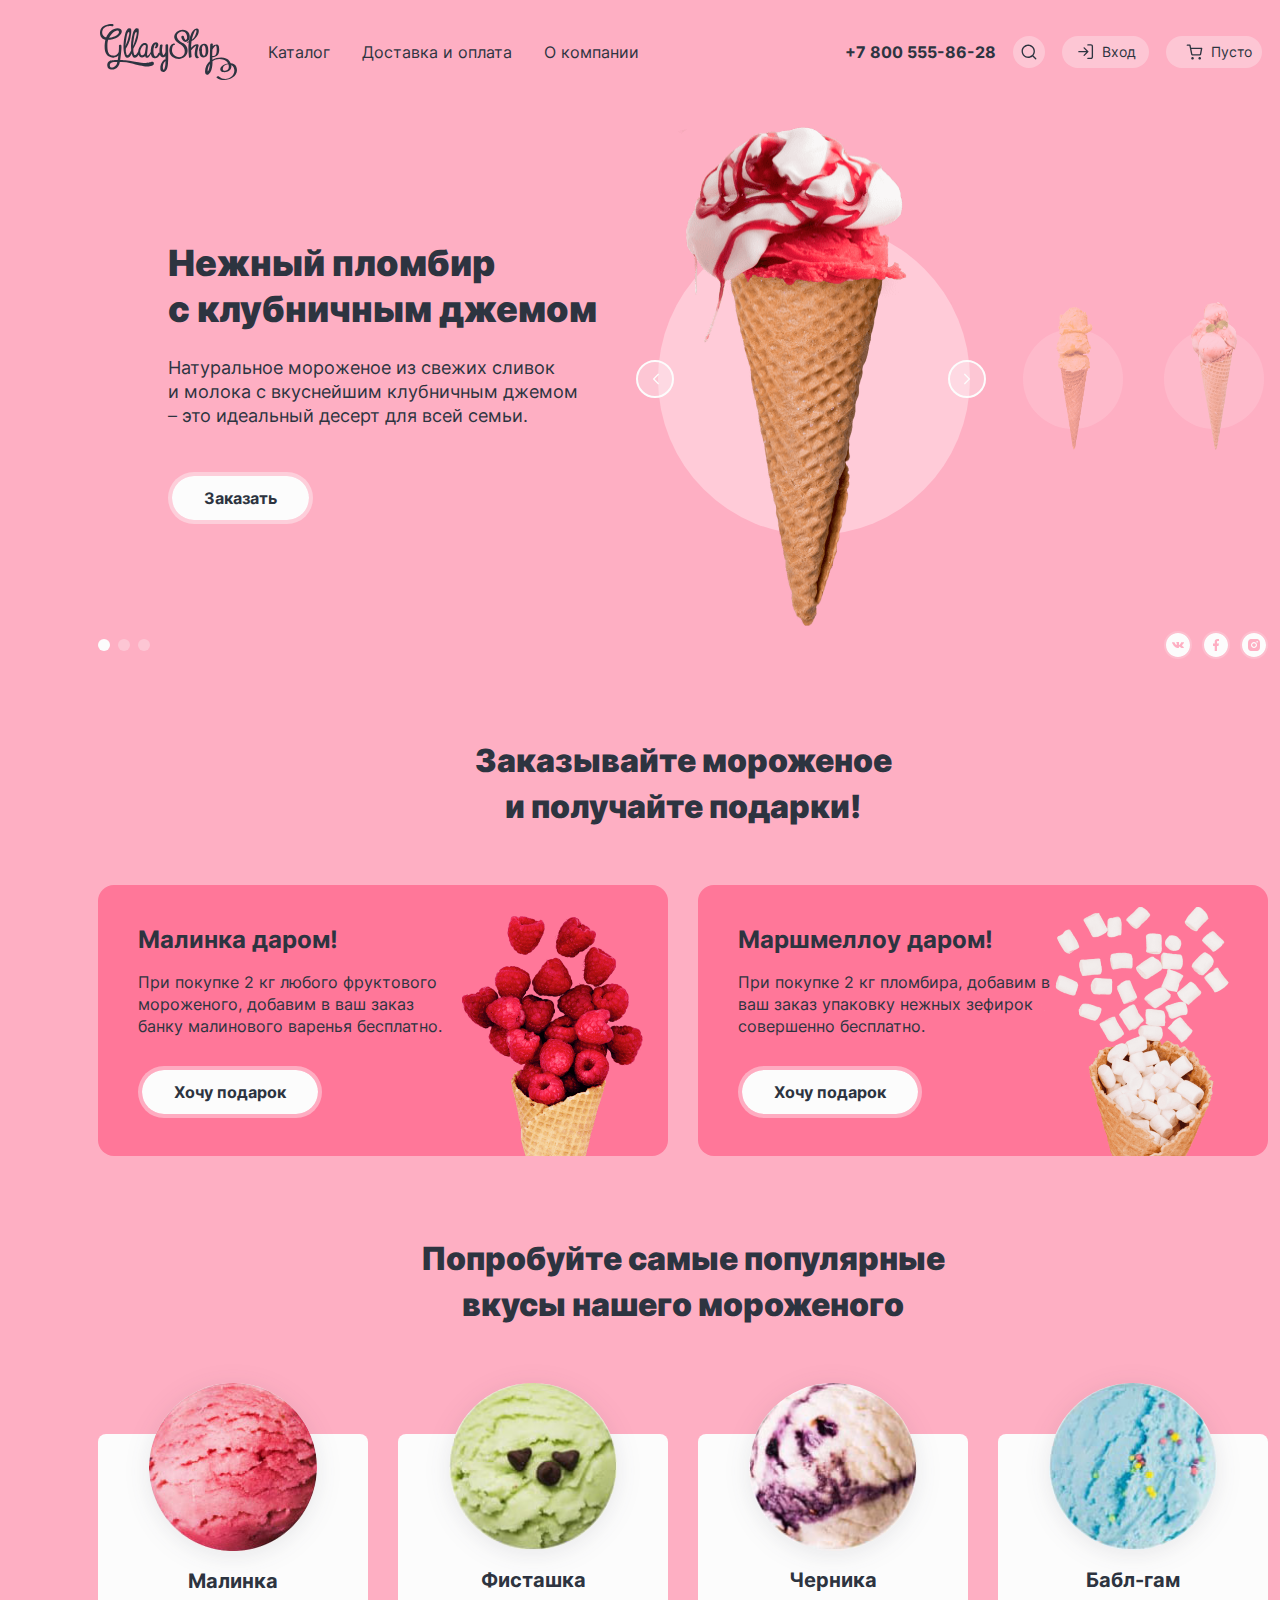
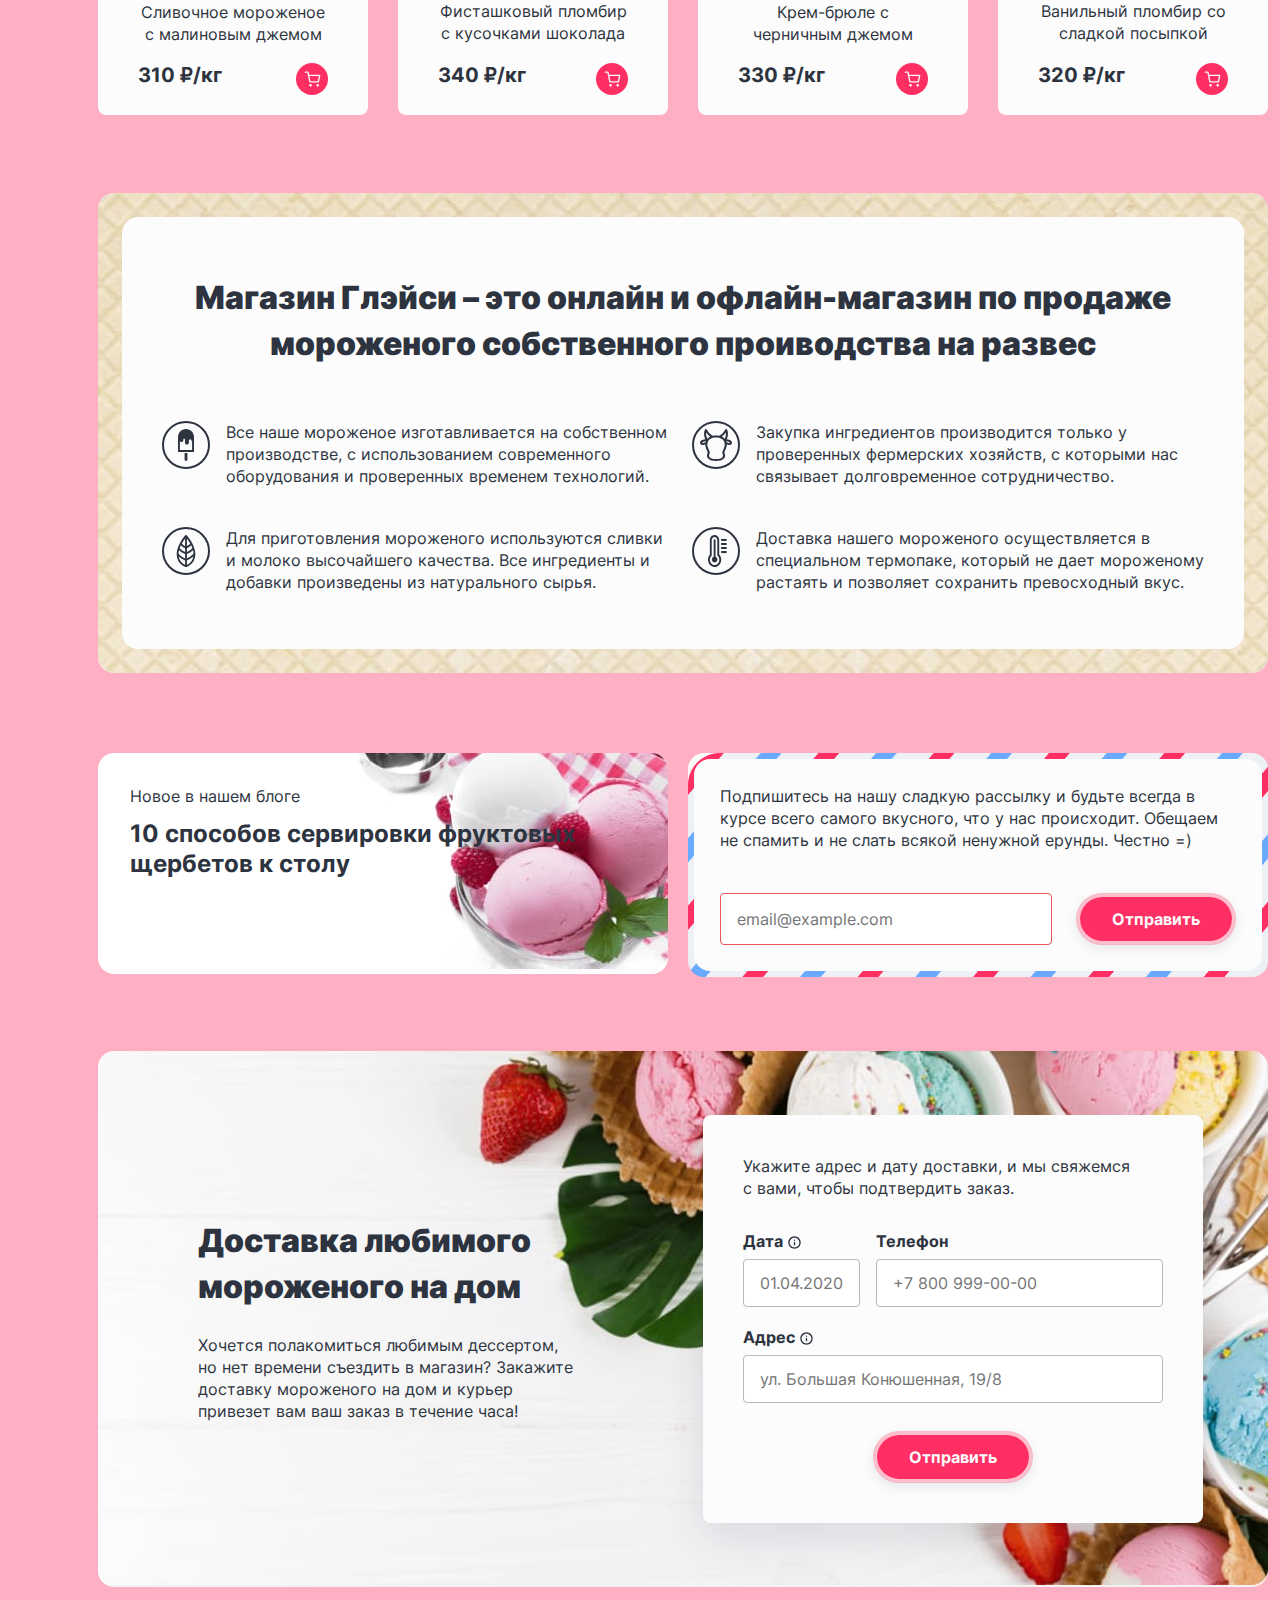
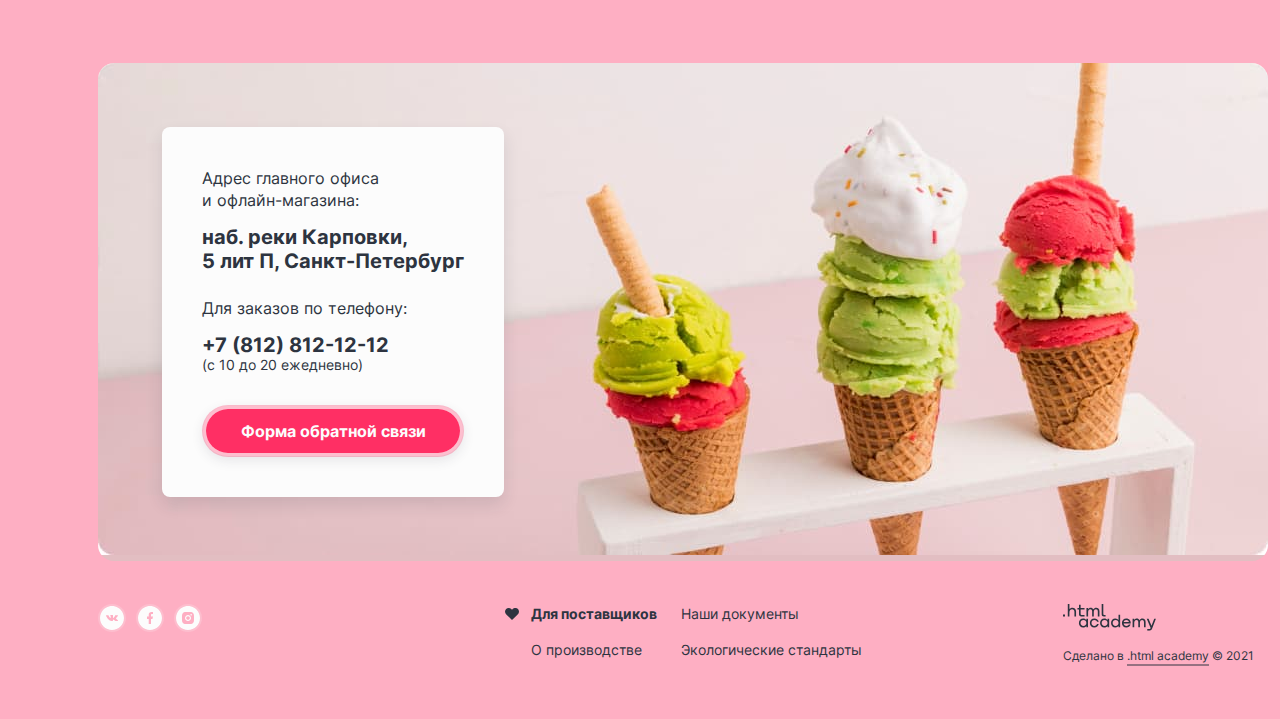
<file: index.html>
<!DOCTYPE html>
<html lang="ru">
  <head>
    <meta charset="utf-8">
    <title>Интернет-магазин мороженого Глейси</title>
    <link rel="stylesheet" href="styles/styles.css">
    <link rel="icon" href="favicon.ico">
  </head>
  <body>
    <header class="page-header">
      <nav class="navigation">
        <a class="navigation-logo" href="index.html">
          <img class="logo" src="img/logo-gllacy-shop.svg" width="137" height="56" alt="Логотип интернет-магазина мороженого Глейси.">
        </a>
        <ul class="navigation-list">
          <li class="navigation-item">
            <a class="navigation-link" href="catalog.html">Каталог</a>
            <div class="popover-menu">
              <ul class="navigation-menu">
                <li class="navigation-menu-item">
                  Новинки
                </li>
                <li class="navigation-menu-item">
                  <a class="navigation-menu-link" href="#">Сливочное</a>
                </li>
                <li class="navigation-menu-item">
                  <a class="navigation-menu-link navigation-menu-link-current" href="#">Щербеты</a>
                </li>
                <li class="navigation-menu-item">
                  <a class="navigation-menu-link" href="#">Фруктовые лед</a>
                </li>
                <li class="navigation-menu-item">
                  <a class="navigation-menu-link" href="#">Мелорин</a>
                </li>
              </ul>
            </div>
          </li>
          <li class="navigation-item">
            <a class="navigation-link" href="#">Доставка и оплата</a>
          </li>
          <li class="navigation-item">
            <a class="navigation-link" href="#">О компании</a>
          </li>
        </ul>
        <ul class="navigation-user">
          <li class="navigation-user-item-phone">
            <a href="tel:88005558628">+7 800 555-86-28</a>
          </li>
          <li class="navigation-item">
            <a class="navigation-user-link navigation-user-search" href="#">
              <svg class="navigation-icon" aria-hidden="true" focusable="false" width="16" height="16" viewBox="0 0 16 16" fill="none" xmlns="http://www.w3.org/2000/svg">
                <path fill-rule="evenodd" clip-rule="evenodd" d="M1.91286 7.24625C1.91286 4.30073 4.30068 1.91292 7.2462 1.91292C10.1917 1.91292 12.5795 4.30073 12.5795 7.24625C12.5795 8.68547 12.0095 9.99154 11.0828 10.951C11.0582 10.9695 11.0346 10.99 11.0123 11.0124C10.9899 11.0347 10.9694 11.0583 10.9509 11.0829C9.99146 12.0095 8.6854 12.5796 7.2462 12.5796C4.30068 12.5796 1.91286 10.1918 1.91286 7.24625ZM11.4653 12.4082C10.3161 13.3487 8.84703 13.9129 7.2462 13.9129C3.5643 13.9129 0.579529 10.9281 0.579529 7.24625C0.579529 3.56435 3.5643 0.579582 7.2462 0.579582C10.9281 0.579582 13.9129 3.56435 13.9129 7.24625C13.9129 8.84711 13.3486 10.3162 12.4081 11.4654L15.2176 14.2749C15.4779 14.5352 15.4779 14.9573 15.2176 15.2177C14.9572 15.478 14.5351 15.478 14.2748 15.2177L11.4653 12.4082Z" fill="#2D3440"/>
              </svg>
              <span class="visually-hidden">Поиск.</span>
            </a>
            <div class="popover-search popover-cart">
              <div class="popover-content">
                <h3 class="visually-hidden">Поиск по сайту.</h3>
                <form class="feedback-form" action="https://echo.htmlacademy.ru/" method="post">
                  <p class="field-group-search appointment-form-add">
                    <input class="field" placeholder="Поиск по сайту" type="text" id="appointment-add" name="appointment-add">
                  </p>
                </form>
              </div>
            </div>
          </li>
          <li class="navigation-user-item">
            <a class="navigation-user-link navigation-user-enter" href="#">
              <svg class="navigation-icon" aria-hidden="true" focusable="false" width="16" height="16" viewBox="0 0 16 16" fill="none" xmlns="http://www.w3.org/2000/svg">
                <path fill-rule="evenodd" clip-rule="evenodd" d="M9.20837 0.874999C9.20837 0.506809 9.50685 0.208332 9.87504 0.208332H12.875C13.4497 0.208332 14.0008 0.436605 14.4071 0.842934C14.8134 1.24926 15.0417 1.80036 15.0417 2.375V12.875C15.0417 13.4496 14.8134 14.0007 14.4071 14.4071C14.0008 14.8134 13.4497 15.0417 12.875 15.0417H9.87504C9.50685 15.0417 9.20837 14.7432 9.20837 14.375C9.20837 14.0068 9.50685 13.7083 9.87504 13.7083H12.875C13.0961 13.7083 13.308 13.6205 13.4643 13.4643C13.6206 13.308 13.7084 13.096 13.7084 12.875V2.375C13.7084 2.15399 13.6206 1.94202 13.4643 1.78574C13.308 1.62946 13.0961 1.54167 12.875 1.54167H9.87504C9.50685 1.54167 9.20837 1.24319 9.20837 0.874999ZM5.65359 3.40359C5.91394 3.14324 6.33605 3.14324 6.5964 3.40359L10.3418 7.14903C10.4652 7.27002 10.5417 7.43857 10.5417 7.625C10.5417 7.81143 10.4652 7.97999 10.3418 8.10098L6.5964 11.8464C6.33605 12.1068 5.91394 12.1068 5.65359 11.8464C5.39324 11.5861 5.39324 11.1639 5.65359 10.9036L8.26552 8.29167H0.875041C0.506851 8.29167 0.208374 7.99319 0.208374 7.625C0.208374 7.25681 0.506851 6.95833 0.875041 6.95833H8.26552L5.65359 4.3464C5.39324 4.08605 5.39324 3.66394 5.65359 3.40359Z" fill="#2D3440"/>
              </svg>
              Вход
            </a>
            <div class="popover-login popover-cart">
              <div class="popover-content">
                <h3 class="popover-title">Личный кабинет</h3>
                <form class="auth-form" action="https://echo.htmlacademy.ru/" method="post">
                  <p class="field-group newsletter-email">
                    <label class="visually-hidden" for="newsletter-email">Email.</label>
                    <input class="field" placeholder="email@example.com" type="email" name="newsletter-email" id="newsletter-email" required>
                  </p>
                  <p class="field-group">
                    <label class="visually-hidden" for="auth-password">Логин.</label>
                    <input class="auth-form-field field" type="password" id="auth-password" name="auth-password" placeholder="Пароль">
                  </p>
                  <div class="auth-form-user-options-container">
                    <button class="button button-add auth-form-button" type="submit">Войти</button>
                    <p class="field-group auth-form-user-options">
                      <a class="auth-form-recovery" href="#">Забыли пароль?</a>
                      <a class="auth-form-register" href="#">Регистрация</a>
                    </p>
                </div>
                </form>
              </div>
            </div>
          </li>
          <li class="navigation-user-item">
            <a class="navigation-user-link navigation-user-basket" href="#">
              <svg class="navigation-icon" aria-hidden="true" focusable="false" width="17" height="16" viewBox="0 0 17 16" fill="none" xmlns="http://www.w3.org/2000/svg">
                <path fill-rule="evenodd" clip-rule="evenodd" d="M1.31254 0.489586C0.944351 0.489586 0.645874 0.788063 0.645874 1.15625C0.645874 1.52444 0.944351 1.82292 1.31254 1.82292H3.37353L3.91319 4.5192C3.91612 4.538 3.91985 4.55654 3.92432 4.57479L5.01308 10.0146L5.0132 10.0151C5.10338 10.4685 5.35008 10.8757 5.71016 11.1656C6.06854 11.4541 6.51652 11.608 6.97639 11.6009H13.3011C13.761 11.608 14.209 11.4541 14.5673 11.1656C14.9276 10.8756 15.1743 10.4681 15.2644 10.0146L15.2644 10.0146L15.2654 10.0096L16.3084 4.54045C16.3456 4.34528 16.2938 4.14368 16.1672 3.9906C16.0405 3.83751 15.8522 3.7489 15.6535 3.7489H5.11879L4.57369 1.02541C4.51133 0.713843 4.23774 0.489586 3.91999 0.489586H1.31254ZM6.32068 9.75385L5.38566 5.08223H14.8477L13.9562 9.75686C13.9268 9.90268 13.8472 10.0336 13.7313 10.1269C13.6148 10.2207 13.4691 10.2705 13.3196 10.2676L13.3196 10.2675H13.3068H6.9707V10.2674L6.95793 10.2676C6.80844 10.2705 6.66271 10.2207 6.54624 10.1269C6.42978 10.0332 6.35 9.90146 6.32087 9.75481L6.32068 9.75385ZM5.21043 14.1936C5.21043 13.4657 5.80055 12.8755 6.5285 12.8755C7.25644 12.8755 7.84656 13.4657 7.84656 14.1936C7.84656 14.9216 7.25644 15.5117 6.5285 15.5117C5.80055 15.5117 5.21043 14.9216 5.21043 14.1936ZM12.3804 14.1936C12.3804 13.4657 12.9705 12.8755 13.6985 12.8755C14.4264 12.8755 15.0166 13.4657 15.0166 14.1936C15.0166 14.9216 14.4264 15.5117 13.6985 15.5117C12.9705 15.5117 12.3804 14.9216 12.3804 14.1936Z" fill="#2D3440"/>
              </svg>
              Пусто
            </a>
            <div class="popover-basket popover-main">
              <div class="popover-content">
                <h3 class="popover-title popover-title-main">Ваша корзина пока пуста</h3>
              </div>
            </div>
          </li>
        </ul>
      </nav>
    </header>
    <main class="main-container main-index">
      <div class="page-container">
        <h1 class="visually-hidden" hidden>Интернет-магазин мороженого Глейси.</h1>
        <section class="slider">
          <div class="slider-gallery">
            <div class="slider-gallery-description">
              <h2>Нежный пломбир<br>
                с клубничным джемом</h2>
              <p>Натуральное мороженое из свежих сливок<br>
                и молока с вкуснейшим клубничным джемом<br>
                  – это идеальный десерт для всей семьи.</p>
              <button class="button slider-gallery-button button-main" type="button">Заказать</button>
            </div>
            <div class="slider-gallery-image-container">
              <div class="slider-image-current-container">
                <div class="slider-control">
                  <button class="slider-button slider-prev" type="button">
                    <svg class="slider-prev-icon" aria-hidden="true" focusable="false" width="7" height="12" viewBox="0 0 7 12" xmlns="http://www.w3.org/2000/svg">
                      <path fill-rule="evenodd" clip-rule="evenodd" d="M1.13526 0.864696C0.875566 0.604997 0.454511 0.604997 0.194813 0.864696C-0.0648862 1.12439 -0.0648862 1.54545 0.194813 1.80515L4.39609 6.00643L0.194774 10.2077C-0.0649247 10.4674 -0.0649247 10.8885 0.194774 11.1482C0.454473 11.4079 0.875527 11.4079 1.13523 11.1482L5.80394 6.47949C5.80489 6.47855 5.80583 6.47761 5.80678 6.47666C6.06648 6.21696 6.06648 5.79591 5.80678 5.53621L1.13526 0.864696Z"/>
                    </svg>
                    <span class="visually-hidden">Предыдущий слайд.</span>
                  </button>
                  <button class="slider-button slider-next" type="button">
                    <svg class="slider-next-icon" aria-hidden="true" focusable="false" width="7" height="12" viewBox="0 0 7 12" xmlns="http://www.w3.org/2000/svg">
                      <path fill-rule="evenodd" clip-rule="evenodd" d="M1.13526 0.864696C0.875566 0.604997 0.454511 0.604997 0.194813 0.864696C-0.0648862 1.12439 -0.0648862 1.54545 0.194813 1.80515L4.39609 6.00643L0.194774 10.2077C-0.0649247 10.4674 -0.0649247 10.8885 0.194774 11.1482C0.454473 11.4079 0.875527 11.4079 1.13523 11.1482L5.80394 6.47949C5.80489 6.47855 5.80583 6.47761 5.80678 6.47666C6.06648 6.21696 6.06648 5.79591 5.80678 5.53621L1.13526 0.864696Z"/>
                    </svg>
                    <span class="visually-hidden">Следующий слайд.</span>
                  </button>
                </div>
                <img class="slider-image-current" src="img/ice-cream-strawberry.png" width="306" height="500" alt="Нежный пломбир с клубничным джемом.">
              </div>
              <div class="slider-image-container"><img class="slider-image" src="img/ice-cream-banana.png" width="66" height="150" alt="Сливочное мороженое со вкусом банана."></div>
              <div class="slider-image-container"><img class="slider-image" src="img/ice-cream-marshmallow.png" width="66" height="150" alt="Карамельный пломбир с маршмеллоу."></div>
            </div>
          </div>
            <div class="slider-gallery visually-hidden">
              <div class="slider-gallery-description">
                <h2>Сливочное мороженое со вкусом банана.</h2>
                <p>Сливочное мороженое с ярким банановым вкусом подарит вам свежесть и наслаждение даже в самый жаркий летний день.</p>
                <button class="button slider-gallery-button" type="button">Заказать</button>
              </div>
              <div class="slider-gallery-image-container">
                <img class="slider-image" src="img/ice-cream-banana.png" width="66" height="150" alt="Сливочное мороженое со вкусом банана.">
              </div>
            </div>
          <div class="slider-gallery visually-hidden">
            <div class="slider-gallery-description">
              <h2>Карамельный пломбир с маршмеллоу.</h2>
              <p>Необычный сладкий десерт с карамельный топпингом и кусочками зефира завоюет сердца сладкоежек всех возрастов.</p>
              <button class="button slider-gallery-button" type="button">Заказать</button>
            </div>
            <div class="slider-gallery-image-container">
              <img class="slider-image" src="img/ice-cream-marshmallow.png" width="66" height="150" alt="Карамельный пломбир с маршмеллоу.">
            </div>
          </div>
        </section>
        <div class="slider-gallery-bottom">
          <ol class="slider-pagination">
            <li class="slider-pagination-item">
              <button class="slider-pagination-button slider-pagination-button-current" type="button">
                <span class="visually-hidden">Нежный пломбир с клубничным джемом.</span>
              </button>
            </li>
            <li class="slider-pagination-item">
              <button class="slider-pagination-button" type="button">
                <span class="visually-hidden">Сливочное мороженое со вкусом банана.</span>
              </button>
            </li>
            <li class="slider-pagination-item">
              <button class="slider-pagination-button" type="button">
                <span class="visually-hidden">Карамельный пломбир с маршмеллоу.</span>
              </button>
            </li>
          </ol>
          <ul class="social-list">
          <li class="social-item">
            <a class="button-social" href="https://vk.com/htmlacademy">
              <svg class="button-social-icon" aria-hidden="true" focusable="false" width="24" height="24" viewBox="0 0 24 24" fill="none" xmlns="http://www.w3.org/2000/svg">
                <path fill-rule="evenodd" clip-rule="evenodd" d="M24 12C24 18.6274 18.6274 24 12 24C5.37258 24 0 18.6274 0 12C0 5.37258 5.37258 0 12 0C18.6274 0 24 5.37258 24 12ZM12.5884 14.9749H11.8711C11.8711 14.9749 10.2885 15.0584 8.89479 13.7867C7.37486 12.3995 6.03249 9.64702 6.03249 9.64702C6.03249 9.64702 5.95511 9.46654 6.03917 9.3793C6.13366 9.28121 6.39106 9.27493 6.39106 9.27493L8.10567 9.26508C8.10567 9.26508 8.26727 9.28878 8.38294 9.36317C8.47824 9.42457 8.53167 9.53936 8.53167 9.53936C8.53167 9.53936 8.80878 10.1536 9.17581 10.7093C9.89212 11.7942 10.2258 12.0315 10.469 11.9152C10.8233 11.7458 10.7171 10.3816 10.7171 10.3816C10.7171 10.3816 10.7236 9.88646 10.5387 9.66601C10.3955 9.4951 10.1254 9.44527 10.0062 9.43128C9.90971 9.42 10.0681 9.22367 10.2733 9.13558C10.5819 9.00308 11.1268 8.99551 11.7706 9.00136C12.2722 9.00579 12.4165 9.0332 12.6127 9.07475C13.0677 9.17105 13.0536 9.47963 13.0229 10.1454C13.0138 10.3444 13.0032 10.5752 13.0032 10.8418C13.0032 10.9018 13.0012 10.9657 12.9991 11.0315C12.9885 11.3725 12.9763 11.7629 13.2324 11.908C13.3637 11.9822 13.6849 11.9191 14.4884 10.7233C14.8693 10.1566 15.1549 9.49024 15.1549 9.49024C15.1549 9.49024 15.2173 9.37145 15.3142 9.32048C15.4134 9.26851 15.5472 9.2845 15.5472 9.2845L17.3515 9.27465C17.3515 9.27465 17.8937 9.21796 17.9815 9.43242C18.0735 9.65758 17.7788 10.1833 17.0417 11.0444C16.3463 11.8567 16.006 12.1587 16.0328 12.4236C16.0527 12.6198 16.2739 12.7957 16.7015 13.1436C17.5897 13.8661 17.8264 14.2455 17.8827 14.3357C17.8872 14.343 17.8906 14.3484 17.893 14.3519C18.2905 14.9296 17.4522 14.9749 17.4522 14.9749L15.8497 14.9944C15.8497 14.9944 15.5053 15.0543 15.0521 14.7814C14.8151 14.6388 14.5833 14.406 14.3626 14.1842C14.0251 13.8451 13.7131 13.5316 13.4469 13.6056C13.0002 13.7298 13.0143 14.5734 13.0143 14.5734C13.0143 14.5734 13.0175 14.7536 12.9157 14.8495C12.8051 14.954 12.5884 14.9749 12.5884 14.9749Z"/>
              </svg>
              <span class="visually-hidden">ВКонтакте.</span>
            </a>
          </li>
          <li class="social-item">
            <a class="button-social" href="https://www.facebook.com/htmlacademy">
              <svg class="button-social-icon" aria-hidden="true" focusable="false" width="24" height="24" viewBox="0 0 24 24" fill="none" xmlns="http://www.w3.org/2000/svg">
                <path fill-rule="evenodd" clip-rule="evenodd" d="M24 12C24 18.6274 18.6274 24 12 24C5.37258 24 0 18.6274 0 12C0 5.37258 5.37258 0 12 0C18.6274 0 24 5.37258 24 12ZM14.4286 12.9H13V18H10.7143V12.9H9V10.5H10.7143V8.82C10.7143 6.9942 11.816 6 13.3674 6C14.1103 6 14.8137 6.0582 15 6.084V8.1H14.1429C13 8.1 13 8.682 13 9.3V10.5H15L14.4286 12.9Z"/>
              </svg>
              <span class="visually-hidden">Фейсбук.</span>
            </a>
          </li>
          <li class="social-item">
            <a class="button-social" href="https://www.instagram.com/htmlacademy">
              <svg class="button-social-icon" aria-hidden="true" focusable="false" width="24" height="24" viewBox="0 0 24 24" fill="none" xmlns="http://www.w3.org/2000/svg">
                <path fill-rule="evenodd" clip-rule="evenodd" d="M24 12C24 18.6274 18.6274 24 12 24C5.37258 24 0 18.6274 0 12C0 5.37258 5.37258 0 12 0C18.6274 0 24 5.37258 24 12ZM14.4732 6.036C13.8336 6.006 13.6302 6 12 6C10.3698 6 10.1664 6.0078 9.5268 6.036C8.8872 6.066 8.4528 6.1662 8.07 6.315C7.66946 6.46544 7.3066 6.70154 7.0068 7.0068C6.70128 7.30639 6.46514 7.66931 6.315 8.07C6.1662 8.4528 6.066 8.8872 6.036 9.5268C6.006 10.1664 6 10.3698 6 12C6 13.6302 6.0078 13.8336 6.036 14.4732C6.066 15.1122 6.1662 15.5478 6.315 15.93C6.46556 16.3305 6.70164 16.6933 7.0068 16.9932C7.30652 17.2986 7.6694 17.5347 8.07 17.685C8.4528 17.8332 8.8878 17.934 9.5268 17.964C10.1664 17.994 10.3698 18 12 18C13.6302 18 13.8336 17.9922 14.4732 17.964C15.1122 17.934 15.5478 17.8332 15.93 17.685C16.3304 17.5343 16.6932 17.2982 16.9932 16.9932C17.2987 16.6936 17.5348 16.3307 17.685 15.93C17.8332 15.5472 17.934 15.1122 17.964 14.4732C17.994 13.8336 18 13.6302 18 12C18 10.3698 17.9922 10.1664 17.964 9.5268C17.934 8.8878 17.8332 8.4522 17.685 8.07C17.5344 7.66955 17.2983 7.30674 16.9932 7.0068C16.6596 6.6738 16.326 6.4674 15.93 6.315C15.5472 6.1662 15.1122 6.066 14.4732 6.036ZM9.87868 9.87868C10.4413 9.31607 11.2044 9 12 9C12.7956 9 13.5587 9.31607 14.1213 9.87868C14.6839 10.4413 15 11.2044 15 12C15 12.7956 14.6839 13.5587 14.1213 14.1213C13.5587 14.6839 12.7956 15 12 15C11.2044 15 10.4413 14.6839 9.87868 14.1213C9.31607 13.5587 9 12.7956 9 12C9 11.2044 9.31607 10.4413 9.87868 9.87868ZM15.6803 8.31967C15.821 8.46032 15.9 8.65109 15.9 8.85C15.9 9.04891 15.821 9.23968 15.6803 9.38033C15.5397 9.52098 15.3489 9.6 15.15 9.6C14.9511 9.6 14.7603 9.52098 14.6197 9.38033C14.479 9.23968 14.4 9.04891 14.4 8.85C14.4 8.65109 14.479 8.46032 14.6197 8.31967C14.7603 8.17902 14.9511 8.1 15.15 8.1C15.3489 8.1 15.5397 8.17902 15.6803 8.31967ZM13.2728 10.7272C12.9352 10.3896 12.4774 10.2 12 10.2C11.5226 10.2 11.0648 10.3896 10.7272 10.7272C10.3896 11.0648 10.2 11.5226 10.2 12C10.2 12.4774 10.3896 12.9352 10.7272 13.2728C11.0648 13.6104 11.5226 13.8 12 13.8C12.4774 13.8 12.9352 13.6104 13.2728 13.2728C13.6104 12.9352 13.8 12.4774 13.8 12C13.8 11.5226 13.6104 11.0648 13.2728 10.7272Z"/>
              </svg>
              <span class="visually-hidden">Инстаграм.</span>
            </a>
          </li>
        </ul>
        </div>
        <section class="present">
          <h2>Заказывайте мороженое и получайте подарки!</h2>
          <ul class="section-present">
            <li class="section-present-item section-present-item-raspberries">
              <h3>Малинка даром!</h3>
              <p>При покупке 2 кг любого фруктового мороженого, добавим в ваш заказ банку малинового варенья бесплатно.</p>
              <button class="button present-button button-main" type="button">Хочу подарок</button>
            </li>
            <li class="section-present-item section-present-item-marshmallow">
              <h3>Маршмеллоу даром!</h3>
              <p>При покупке 2 кг пломбира, добавим в ваш заказ упаковку нежных зефирок совершенно бесплатно.</p>
              <button class="button present-button button-main" type="button">Хочу подарок</button>
            </li>
          </ul>
        </section>
        <section class="product">
          <h2>Попробуйте самые популярные вкусы нашего мороженого</h2>
          <ul class="product-list">
            <li class="product-card">
              <img class="product-card-image" src="img/catalog/ice-cream-raspberry.jpg" width="168" height="168" alt="">
              <h4 class="product-card-title">Малинка</h4>
              <p class="product-card-description">Сливочное мороженое с малиновым джемом</p>
              <p class="product-card-price">310 ₽/кг</p>
              <a class="product-card-button" href="">
                <svg class="basket-icon" aria-hidden="true" focusable="false" width="17" height="16" viewBox="0 0 17 16" fill="none" xmlns="http://www.w3.org/2000/svg">
                  <path fill-rule="evenodd" clip-rule="evenodd" d="M1.31254 0.489586C0.944351 0.489586 0.645874 0.788063 0.645874 1.15625C0.645874 1.52444 0.944351 1.82292 1.31254 1.82292H3.37353L3.91319 4.5192C3.91612 4.538 3.91985 4.55654 3.92432 4.57479L5.01308 10.0146L5.0132 10.0151C5.10338 10.4685 5.35008 10.8757 5.71016 11.1656C6.06854 11.4541 6.51652 11.608 6.97639 11.6009H13.3011C13.761 11.608 14.209 11.4541 14.5673 11.1656C14.9276 10.8756 15.1743 10.4681 15.2644 10.0146L15.2644 10.0146L15.2654 10.0096L16.3084 4.54045C16.3456 4.34528 16.2938 4.14368 16.1672 3.9906C16.0405 3.83751 15.8522 3.7489 15.6535 3.7489H5.11879L4.57369 1.02541C4.51133 0.713843 4.23774 0.489586 3.91999 0.489586H1.31254ZM6.32068 9.75385L5.38566 5.08223H14.8477L13.9562 9.75686C13.9268 9.90268 13.8472 10.0336 13.7313 10.1269C13.6148 10.2207 13.4691 10.2705 13.3196 10.2676L13.3196 10.2675H13.3068H6.9707V10.2674L6.95793 10.2676C6.80844 10.2705 6.66271 10.2207 6.54624 10.1269C6.42978 10.0332 6.35 9.90146 6.32087 9.75481L6.32068 9.75385ZM5.21043 14.1936C5.21043 13.4657 5.80055 12.8755 6.5285 12.8755C7.25644 12.8755 7.84656 13.4657 7.84656 14.1936C7.84656 14.9216 7.25644 15.5117 6.5285 15.5117C5.80055 15.5117 5.21043 14.9216 5.21043 14.1936ZM12.3804 14.1936C12.3804 13.4657 12.9705 12.8755 13.6985 12.8755C14.4264 12.8755 15.0166 13.4657 15.0166 14.1936C15.0166 14.9216 14.4264 15.5117 13.6985 15.5117C12.9705 15.5117 12.3804 14.9216 12.3804 14.1936Z" />
                </svg>
                <span class="visually-hidden">Купить.</span>
              </a>
            </li>
            <li class="product-card">
              <img class="product-card-image" src="img/catalog/ice-cream-pistachio.jpg" width="168" height="168" alt="">
              <h4 class="product-card-title">Фисташка</h4>
              <p class="product-card-description">Фисташковый пломбир с кусочками шоколада</p>
              <p class="product-card-price">340 ₽/кг</p>
              <a class="product-card-button" href="">
                <svg class="basket-icon" aria-hidden="true" focusable="false" width="17" height="16" viewBox="0 0 17 16" fill="none" xmlns="http://www.w3.org/2000/svg">
                  <path fill-rule="evenodd" clip-rule="evenodd" d="M1.31254 0.489586C0.944351 0.489586 0.645874 0.788063 0.645874 1.15625C0.645874 1.52444 0.944351 1.82292 1.31254 1.82292H3.37353L3.91319 4.5192C3.91612 4.538 3.91985 4.55654 3.92432 4.57479L5.01308 10.0146L5.0132 10.0151C5.10338 10.4685 5.35008 10.8757 5.71016 11.1656C6.06854 11.4541 6.51652 11.608 6.97639 11.6009H13.3011C13.761 11.608 14.209 11.4541 14.5673 11.1656C14.9276 10.8756 15.1743 10.4681 15.2644 10.0146L15.2644 10.0146L15.2654 10.0096L16.3084 4.54045C16.3456 4.34528 16.2938 4.14368 16.1672 3.9906C16.0405 3.83751 15.8522 3.7489 15.6535 3.7489H5.11879L4.57369 1.02541C4.51133 0.713843 4.23774 0.489586 3.91999 0.489586H1.31254ZM6.32068 9.75385L5.38566 5.08223H14.8477L13.9562 9.75686C13.9268 9.90268 13.8472 10.0336 13.7313 10.1269C13.6148 10.2207 13.4691 10.2705 13.3196 10.2676L13.3196 10.2675H13.3068H6.9707V10.2674L6.95793 10.2676C6.80844 10.2705 6.66271 10.2207 6.54624 10.1269C6.42978 10.0332 6.35 9.90146 6.32087 9.75481L6.32068 9.75385ZM5.21043 14.1936C5.21043 13.4657 5.80055 12.8755 6.5285 12.8755C7.25644 12.8755 7.84656 13.4657 7.84656 14.1936C7.84656 14.9216 7.25644 15.5117 6.5285 15.5117C5.80055 15.5117 5.21043 14.9216 5.21043 14.1936ZM12.3804 14.1936C12.3804 13.4657 12.9705 12.8755 13.6985 12.8755C14.4264 12.8755 15.0166 13.4657 15.0166 14.1936C15.0166 14.9216 14.4264 15.5117 13.6985 15.5117C12.9705 15.5117 12.3804 14.9216 12.3804 14.1936Z" />
                </svg>
                <span class="visually-hidden">Купить.</span>
              </a>
            </li>
            <li class="product-card">
              <img class="product-card-image" src="img/catalog/ice-cream-blueberry.jpg" width="168" height="168" alt="">
              <h4 class="product-card-title">Черника</h4>
              <p class="product-card-description">Крем-брюле с черничным джемом</p>
              <p class="product-card-price">330 ₽/кг</p>
              <a class="product-card-button" href="">
                <svg class="basket-icon" aria-hidden="true" focusable="false" width="17" height="16" viewBox="0 0 17 16" fill="none" xmlns="http://www.w3.org/2000/svg">
                  <path fill-rule="evenodd" clip-rule="evenodd" d="M1.31254 0.489586C0.944351 0.489586 0.645874 0.788063 0.645874 1.15625C0.645874 1.52444 0.944351 1.82292 1.31254 1.82292H3.37353L3.91319 4.5192C3.91612 4.538 3.91985 4.55654 3.92432 4.57479L5.01308 10.0146L5.0132 10.0151C5.10338 10.4685 5.35008 10.8757 5.71016 11.1656C6.06854 11.4541 6.51652 11.608 6.97639 11.6009H13.3011C13.761 11.608 14.209 11.4541 14.5673 11.1656C14.9276 10.8756 15.1743 10.4681 15.2644 10.0146L15.2644 10.0146L15.2654 10.0096L16.3084 4.54045C16.3456 4.34528 16.2938 4.14368 16.1672 3.9906C16.0405 3.83751 15.8522 3.7489 15.6535 3.7489H5.11879L4.57369 1.02541C4.51133 0.713843 4.23774 0.489586 3.91999 0.489586H1.31254ZM6.32068 9.75385L5.38566 5.08223H14.8477L13.9562 9.75686C13.9268 9.90268 13.8472 10.0336 13.7313 10.1269C13.6148 10.2207 13.4691 10.2705 13.3196 10.2676L13.3196 10.2675H13.3068H6.9707V10.2674L6.95793 10.2676C6.80844 10.2705 6.66271 10.2207 6.54624 10.1269C6.42978 10.0332 6.35 9.90146 6.32087 9.75481L6.32068 9.75385ZM5.21043 14.1936C5.21043 13.4657 5.80055 12.8755 6.5285 12.8755C7.25644 12.8755 7.84656 13.4657 7.84656 14.1936C7.84656 14.9216 7.25644 15.5117 6.5285 15.5117C5.80055 15.5117 5.21043 14.9216 5.21043 14.1936ZM12.3804 14.1936C12.3804 13.4657 12.9705 12.8755 13.6985 12.8755C14.4264 12.8755 15.0166 13.4657 15.0166 14.1936C15.0166 14.9216 14.4264 15.5117 13.6985 15.5117C12.9705 15.5117 12.3804 14.9216 12.3804 14.1936Z" />
                </svg>
                <span class="visually-hidden">Купить.</span>
              </a>
            </li>
            <li class="product-card">
              <img class="product-card-image" src="img/catalog/ice-cream-bubble-gum.jpg" width="168" height="168" alt="">
              <h4 class="product-card-title">Бабл-гам</h4>
              <p class="product-card-description">Ванильный пломбир со сладкой посыпкой
              <p class="product-card-price">320 ₽/кг</p>
              <a class="product-card-button" href="">
                <svg class="basket-icon" aria-hidden="true" focusable="false" width="17" height="16" viewBox="0 0 17 16" fill="none" xmlns="http://www.w3.org/2000/svg">
                  <path fill-rule="evenodd" clip-rule="evenodd" d="M1.31254 0.489586C0.944351 0.489586 0.645874 0.788063 0.645874 1.15625C0.645874 1.52444 0.944351 1.82292 1.31254 1.82292H3.37353L3.91319 4.5192C3.91612 4.538 3.91985 4.55654 3.92432 4.57479L5.01308 10.0146L5.0132 10.0151C5.10338 10.4685 5.35008 10.8757 5.71016 11.1656C6.06854 11.4541 6.51652 11.608 6.97639 11.6009H13.3011C13.761 11.608 14.209 11.4541 14.5673 11.1656C14.9276 10.8756 15.1743 10.4681 15.2644 10.0146L15.2644 10.0146L15.2654 10.0096L16.3084 4.54045C16.3456 4.34528 16.2938 4.14368 16.1672 3.9906C16.0405 3.83751 15.8522 3.7489 15.6535 3.7489H5.11879L4.57369 1.02541C4.51133 0.713843 4.23774 0.489586 3.91999 0.489586H1.31254ZM6.32068 9.75385L5.38566 5.08223H14.8477L13.9562 9.75686C13.9268 9.90268 13.8472 10.0336 13.7313 10.1269C13.6148 10.2207 13.4691 10.2705 13.3196 10.2676L13.3196 10.2675H13.3068H6.9707V10.2674L6.95793 10.2676C6.80844 10.2705 6.66271 10.2207 6.54624 10.1269C6.42978 10.0332 6.35 9.90146 6.32087 9.75481L6.32068 9.75385ZM5.21043 14.1936C5.21043 13.4657 5.80055 12.8755 6.5285 12.8755C7.25644 12.8755 7.84656 13.4657 7.84656 14.1936C7.84656 14.9216 7.25644 15.5117 6.5285 15.5117C5.80055 15.5117 5.21043 14.9216 5.21043 14.1936ZM12.3804 14.1936C12.3804 13.4657 12.9705 12.8755 13.6985 12.8755C14.4264 12.8755 15.0166 13.4657 15.0166 14.1936C15.0166 14.9216 14.4264 15.5117 13.6985 15.5117C12.9705 15.5117 12.3804 14.9216 12.3804 14.1936Z" />
                </svg>
                <span class="visually-hidden">Купить.</span>
              </a>
            </li>
          </ul>
        </section>
        <section class="features">
          <div class="features-items-block">
            <h2>Магазин Глэйси – это онлайн и офлайн-магазин по продаже<br>
              мороженого собственного проиводства на развес</h2>
            <ul class="features-items">
              <li class="features-item">
                <img class="features-item-image" src="img/icons/icon-ice-cream.svg" width="48" height="48" alt="">
                <p>Все наше мороженое изготавливается на собственном производстве, с использованием современного оборудования и проверенных временем технологий.</p>
              </li>
              <li class="features-item">
                <img class="features-item-image" src="img/icons/icon-cow.svg" width="48" height="48" alt="">
                <p>Закупка ингредиентов производится только у проверенных фермерских хозяйств, с которыми нас связывает долговременное сотрудничество.</p>
              </li>
              <li class="features-item">
                <img class="features-item-image" src="img/icons/icon-leaf.svg" width="48" height="48" alt="">
                <p>Для приготовления мороженого используются сливки и молоко высочайшего качества. Все ингредиенты и добавки произведены из натурального сырья.</p>
              </li>
              <li class="features-item">
                <img class="features-item-image" src="img/icons/icon-thermometer.svg" width="48" height="48" alt="">
                <p>Доставка нашего мороженого осуществляется в специальном термопаке, который не дает мороженому растаять и позволяет сохранить превосходный вкус.</p>
              </li>
            </ul>
          </div>
        </section>
        <div class="blog">
          <article class="article-blog">
            <p>Новое в нашем блоге</p>
            <a href="#"><h3>10 способов сервировки фруктовых щербетов к столу</h3></a>
          </article>
          <section class="newsletter">
            <div class="newsletter-block">
              <h3 class="visually-hidden" hidden>Рассылка.</h3>
              <p>Подпишитесь на нашу сладкую рассылку и будьте всегда в курсе всего самого вкусного, что у нас происходит. Обещаем не спамить и не слать всякой ненужной ерунды. Честно =)</p>
              <form class="newsletter-form" action="https://echo.htmlacademy.ru/" method="post">
                <p class="newsletter-email">
                  <label class="visually-hidden" for="newsletter-email">Email.</label>
                  <input class="field" placeholder="email@example.com" type="email" name="newsletter-email" required>
                </p>
                <button class="button newsletter-button button-add" type="submit">Отправить</button>
              </form>
            </div>
          </section>
        </div>
        <section class="appointment">
          <div class="delivery-block">
            <h2>Доставка любимого<br>
              мороженого на дом</h2>
            <p>Хочется полакомиться любимым дессертом, но нет времени съездить в магазин? Закажите доставку мороженого на дом и курьер привезет вам ваш заказ в течение часа!</p>
          </div>
          <div class="appointment-block">
            <p class="appoitment-item">Укажите адрес и дату доставки, и мы свяжемся<br>
              с вами, чтобы подтвердить заказ.</p>
            <form class="appointment-form" action="https://echo.htmlacademy.ru/" method="post">
              <p class="field-group appointment-form-date">
                <span class="form-label form-label-icon">
                  <label for="appointment-date">Дата</label>
                  <button class="info" type="button">
                    <span class="visually-hidden">Посмотреть дополнительную информацию.</span>
                  </button>
                </span>
                <input class="field" type="text" id="appointment-date" name="appointment-date" placeholder="01.04.2020">
              </p>
              <p class="field-group appointment-form-phone">
                <label class="form-label" for="appointment-form-phone">Телефон</label>
                <input class="field" type="text" id="appointment-form-phone" name="appointment-form-phone" placeholder="+7 800 999-00-00">
              </p>
              <p class="field-group appointment-form-adress">
                <span class="form-label form-label-icon">
                  <label for="appointment-adress">Адрес</label>
                  <button class="info" type="button">
                    <span class="visually-hidden">Посмотреть дополнительную информацию.</span>
                  </button>
                </span>
                <input class="field" type="text" id="appointment-adress" name="appointment-adress" placeholder="ул. Большая Конюшенная, 19/8">
              </p>
              <button class="button button-send button-add" type="submit">Отправить</button>
            </form>
          </div>
        </section>
        <section class="contacts">
          <div class="contacts-block">
            <h3 class="visually-hidden" hidden>Контакты.</h3>
            <p>Адрес главного офиса<br>
              и офлайн-магазина:</p>
            <address class="contacts-address">
              <p class="contacts-address-street-city">наб. реки Карповки,<br>
                5 лит П, Санкт-Петербург</p>
              <p>Для заказов по телефону:</p>
              <a class="contacts-phone" href="tel:88128121212">+7 (812) 812-12-12</a>
              <p class="">(с 10 до 20 ежедневно)</p>
            </address>
            <a class="button button-feedback button-add" href="#">Форма обратной связи</a>
          </div>
        </section>
      </div>
    </main>
    <footer class="page-footer">
      <div class="page-footer-container">
        <ul class="social-list">
          <li class="footer-social-item">
            <a class="button-social" href="https://vk.com/htmlacademy">
              <svg class="button-social-icon" aria-hidden="true" focusable="false" width="24" height="24" viewBox="0 0 24 24" fill="none" xmlns="http://www.w3.org/2000/svg">
                <path fill-rule="evenodd" clip-rule="evenodd" d="M24 12C24 18.6274 18.6274 24 12 24C5.37258 24 0 18.6274 0 12C0 5.37258 5.37258 0 12 0C18.6274 0 24 5.37258 24 12ZM12.5884 14.9749H11.8711C11.8711 14.9749 10.2885 15.0584 8.89479 13.7867C7.37486 12.3995 6.03249 9.64702 6.03249 9.64702C6.03249 9.64702 5.95511 9.46654 6.03917 9.3793C6.13366 9.28121 6.39106 9.27493 6.39106 9.27493L8.10567 9.26508C8.10567 9.26508 8.26727 9.28878 8.38294 9.36317C8.47824 9.42457 8.53167 9.53936 8.53167 9.53936C8.53167 9.53936 8.80878 10.1536 9.17581 10.7093C9.89212 11.7942 10.2258 12.0315 10.469 11.9152C10.8233 11.7458 10.7171 10.3816 10.7171 10.3816C10.7171 10.3816 10.7236 9.88646 10.5387 9.66601C10.3955 9.4951 10.1254 9.44527 10.0062 9.43128C9.90971 9.42 10.0681 9.22367 10.2733 9.13558C10.5819 9.00308 11.1268 8.99551 11.7706 9.00136C12.2722 9.00579 12.4165 9.0332 12.6127 9.07475C13.0677 9.17105 13.0536 9.47963 13.0229 10.1454C13.0138 10.3444 13.0032 10.5752 13.0032 10.8418C13.0032 10.9018 13.0012 10.9657 12.9991 11.0315C12.9885 11.3725 12.9763 11.7629 13.2324 11.908C13.3637 11.9822 13.6849 11.9191 14.4884 10.7233C14.8693 10.1566 15.1549 9.49024 15.1549 9.49024C15.1549 9.49024 15.2173 9.37145 15.3142 9.32048C15.4134 9.26851 15.5472 9.2845 15.5472 9.2845L17.3515 9.27465C17.3515 9.27465 17.8937 9.21796 17.9815 9.43242C18.0735 9.65758 17.7788 10.1833 17.0417 11.0444C16.3463 11.8567 16.006 12.1587 16.0328 12.4236C16.0527 12.6198 16.2739 12.7957 16.7015 13.1436C17.5897 13.8661 17.8264 14.2455 17.8827 14.3357C17.8872 14.343 17.8906 14.3484 17.893 14.3519C18.2905 14.9296 17.4522 14.9749 17.4522 14.9749L15.8497 14.9944C15.8497 14.9944 15.5053 15.0543 15.0521 14.7814C14.8151 14.6388 14.5833 14.406 14.3626 14.1842C14.0251 13.8451 13.7131 13.5316 13.4469 13.6056C13.0002 13.7298 13.0143 14.5734 13.0143 14.5734C13.0143 14.5734 13.0175 14.7536 12.9157 14.8495C12.8051 14.954 12.5884 14.9749 12.5884 14.9749Z"/>
              </svg>
              <span class="visually-hidden">ВКонтакте.</span>
            </a>
          </li>
          <li class="social-item">
            <a class="button-social" href="https://www.facebook.com/htmlacademy">
              <svg class="button-social-icon" aria-hidden="true" focusable="false" width="24" height="24" viewBox="0 0 24 24" fill="none" xmlns="http://www.w3.org/2000/svg">
                <path fill-rule="evenodd" clip-rule="evenodd" d="M24 12C24 18.6274 18.6274 24 12 24C5.37258 24 0 18.6274 0 12C0 5.37258 5.37258 0 12 0C18.6274 0 24 5.37258 24 12ZM14.4286 12.9H13V18H10.7143V12.9H9V10.5H10.7143V8.82C10.7143 6.9942 11.816 6 13.3674 6C14.1103 6 14.8137 6.0582 15 6.084V8.1H14.1429C13 8.1 13 8.682 13 9.3V10.5H15L14.4286 12.9Z"/>
              </svg>
              <span class="visually-hidden">Фейсбук.</span>
            </a>
          </li>
          <li class="social-item">
            <a class="button-social" href="https://www.instagram.com/htmlacademy">
              <svg class="button-social-icon" aria-hidden="true" focusable="false" width="24" height="24" viewBox="0 0 24 24" fill="none" xmlns="http://www.w3.org/2000/svg">
                <path fill-rule="evenodd" clip-rule="evenodd" d="M24 12C24 18.6274 18.6274 24 12 24C5.37258 24 0 18.6274 0 12C0 5.37258 5.37258 0 12 0C18.6274 0 24 5.37258 24 12ZM14.4732 6.036C13.8336 6.006 13.6302 6 12 6C10.3698 6 10.1664 6.0078 9.5268 6.036C8.8872 6.066 8.4528 6.1662 8.07 6.315C7.66946 6.46544 7.3066 6.70154 7.0068 7.0068C6.70128 7.30639 6.46514 7.66931 6.315 8.07C6.1662 8.4528 6.066 8.8872 6.036 9.5268C6.006 10.1664 6 10.3698 6 12C6 13.6302 6.0078 13.8336 6.036 14.4732C6.066 15.1122 6.1662 15.5478 6.315 15.93C6.46556 16.3305 6.70164 16.6933 7.0068 16.9932C7.30652 17.2986 7.6694 17.5347 8.07 17.685C8.4528 17.8332 8.8878 17.934 9.5268 17.964C10.1664 17.994 10.3698 18 12 18C13.6302 18 13.8336 17.9922 14.4732 17.964C15.1122 17.934 15.5478 17.8332 15.93 17.685C16.3304 17.5343 16.6932 17.2982 16.9932 16.9932C17.2987 16.6936 17.5348 16.3307 17.685 15.93C17.8332 15.5472 17.934 15.1122 17.964 14.4732C17.994 13.8336 18 13.6302 18 12C18 10.3698 17.9922 10.1664 17.964 9.5268C17.934 8.8878 17.8332 8.4522 17.685 8.07C17.5344 7.66955 17.2983 7.30674 16.9932 7.0068C16.6596 6.6738 16.326 6.4674 15.93 6.315C15.5472 6.1662 15.1122 6.066 14.4732 6.036ZM9.87868 9.87868C10.4413 9.31607 11.2044 9 12 9C12.7956 9 13.5587 9.31607 14.1213 9.87868C14.6839 10.4413 15 11.2044 15 12C15 12.7956 14.6839 13.5587 14.1213 14.1213C13.5587 14.6839 12.7956 15 12 15C11.2044 15 10.4413 14.6839 9.87868 14.1213C9.31607 13.5587 9 12.7956 9 12C9 11.2044 9.31607 10.4413 9.87868 9.87868ZM15.6803 8.31967C15.821 8.46032 15.9 8.65109 15.9 8.85C15.9 9.04891 15.821 9.23968 15.6803 9.38033C15.5397 9.52098 15.3489 9.6 15.15 9.6C14.9511 9.6 14.7603 9.52098 14.6197 9.38033C14.479 9.23968 14.4 9.04891 14.4 8.85C14.4 8.65109 14.479 8.46032 14.6197 8.31967C14.7603 8.17902 14.9511 8.1 15.15 8.1C15.3489 8.1 15.5397 8.17902 15.6803 8.31967ZM13.2728 10.7272C12.9352 10.3896 12.4774 10.2 12 10.2C11.5226 10.2 11.0648 10.3896 10.7272 10.7272C10.3896 11.0648 10.2 11.5226 10.2 12C10.2 12.4774 10.3896 12.9352 10.7272 13.2728C11.0648 13.6104 11.5226 13.8 12 13.8C12.4774 13.8 12.9352 13.6104 13.2728 13.2728C13.6104 12.9352 13.8 12.4774 13.8 12C13.8 11.5226 13.6104 11.0648 13.2728 10.7272Z"/>
              </svg>
              <span class="visually-hidden">Инстаграм.</span>
            </a>
          </li>
        </ul>
        <ul class="footer-menu">
          <li class="footer-menu-item footer-menu-item-suppliers">
            <svg class="icon-heart" aria-hidden="true" focusable="false" width="14" height="14" viewBox="0 0 14 14" fill="none" xmlns="http://www.w3.org/2000/svg">
              <path d="M12.8909 1.99447C12.5504 1.65381 12.1461 1.38357 11.7011 1.19919C11.2562 1.01482 10.7792 0.919922 10.2976 0.919922C9.8159 0.919922 9.33896 1.01482 8.89399 1.19919C8.44901 1.38357 8.04473 1.65381 7.70422 1.99447L6.99756 2.70114L6.29089 1.99447C5.6031 1.30668 4.67025 0.920278 3.69756 0.920278C2.72487 0.920278 1.79202 1.30668 1.10422 1.99447C0.416428 2.68227 0.0300293 3.61512 0.0300293 4.58781C0.0300293 5.56049 0.416428 6.49334 1.10422 7.18114L1.81089 7.88781L6.99756 13.0745L12.1842 7.88781L12.8909 7.18114C13.2316 6.84064 13.5018 6.43635 13.6862 5.99138C13.8705 5.5464 13.9654 5.06946 13.9654 4.58781C13.9654 4.10615 13.8705 3.62921 13.6862 3.18424C13.5018 2.73926 13.2316 2.33498 12.8909 1.99447Z" fill="#2D3440"/>
            </svg>
            <a href="#">Для поставщиков</a>
          </li>
          <li class="footer-menu-item">
            <a href="#">Наши документы</a>
          </li>
          <li class="footer-menu-item">
            <a href="#">О производстве</a>
          </li>
          <li class="footer-menu-item">
            <a href="#">Экологические стандарты</a>
          </li>
        </ul>
        <div class="htmlacademy">
          <a href="https://htmlacademy.ru"><img class="logo-htmlacademy" src="img/logo-html-academy.svg" width="93" height="27" alt="Логотип HTML Academy."></a>
          <p class="contacts-htmlacademy">Сделано в <a href="https://htmlacademy.ru">.html academy </a>&#169; 2021</p>
        </div>
      </div>
    </footer>
    <div class="modal-container modal-container-close">
      <div class="modal modal-feedback">
        <button class="modal-close-button">
          <span class="visually-hidden">Закрыть</span>
        </button>
        <section class="modal-content">
          <h3 class="modal-title">Мы обязательно ответим вам!</h3>
          <form class="feedback-form" action="https://echo.htmlacademy.ru" method="post">
            <p class="field-group appointment-form-name">
              <label class="visually-hidden">ФИО.</label>
              <input class="field" placeholder="Имя и фамилия" type="text" name="appointment-add">
            </p>
            <p class="field-group newsletter-email">
              <label class="visually-hidden" for="newsletter-email">Email.</label>
              <input class="field" placeholder="email@example.com" type="email" name="newsletter-email" required>
            </p>
            <p class="field-group appointment-form-add">
              <input class="field" placeholder="В свободной форме" type="text" name="appointment-add">
            </p>
          </form>
        </section>
        <button class="button button-send button-add button-feedback" type="submit">Отправить</button>
      </div>
    </div>
  </body>
</html>
</file>
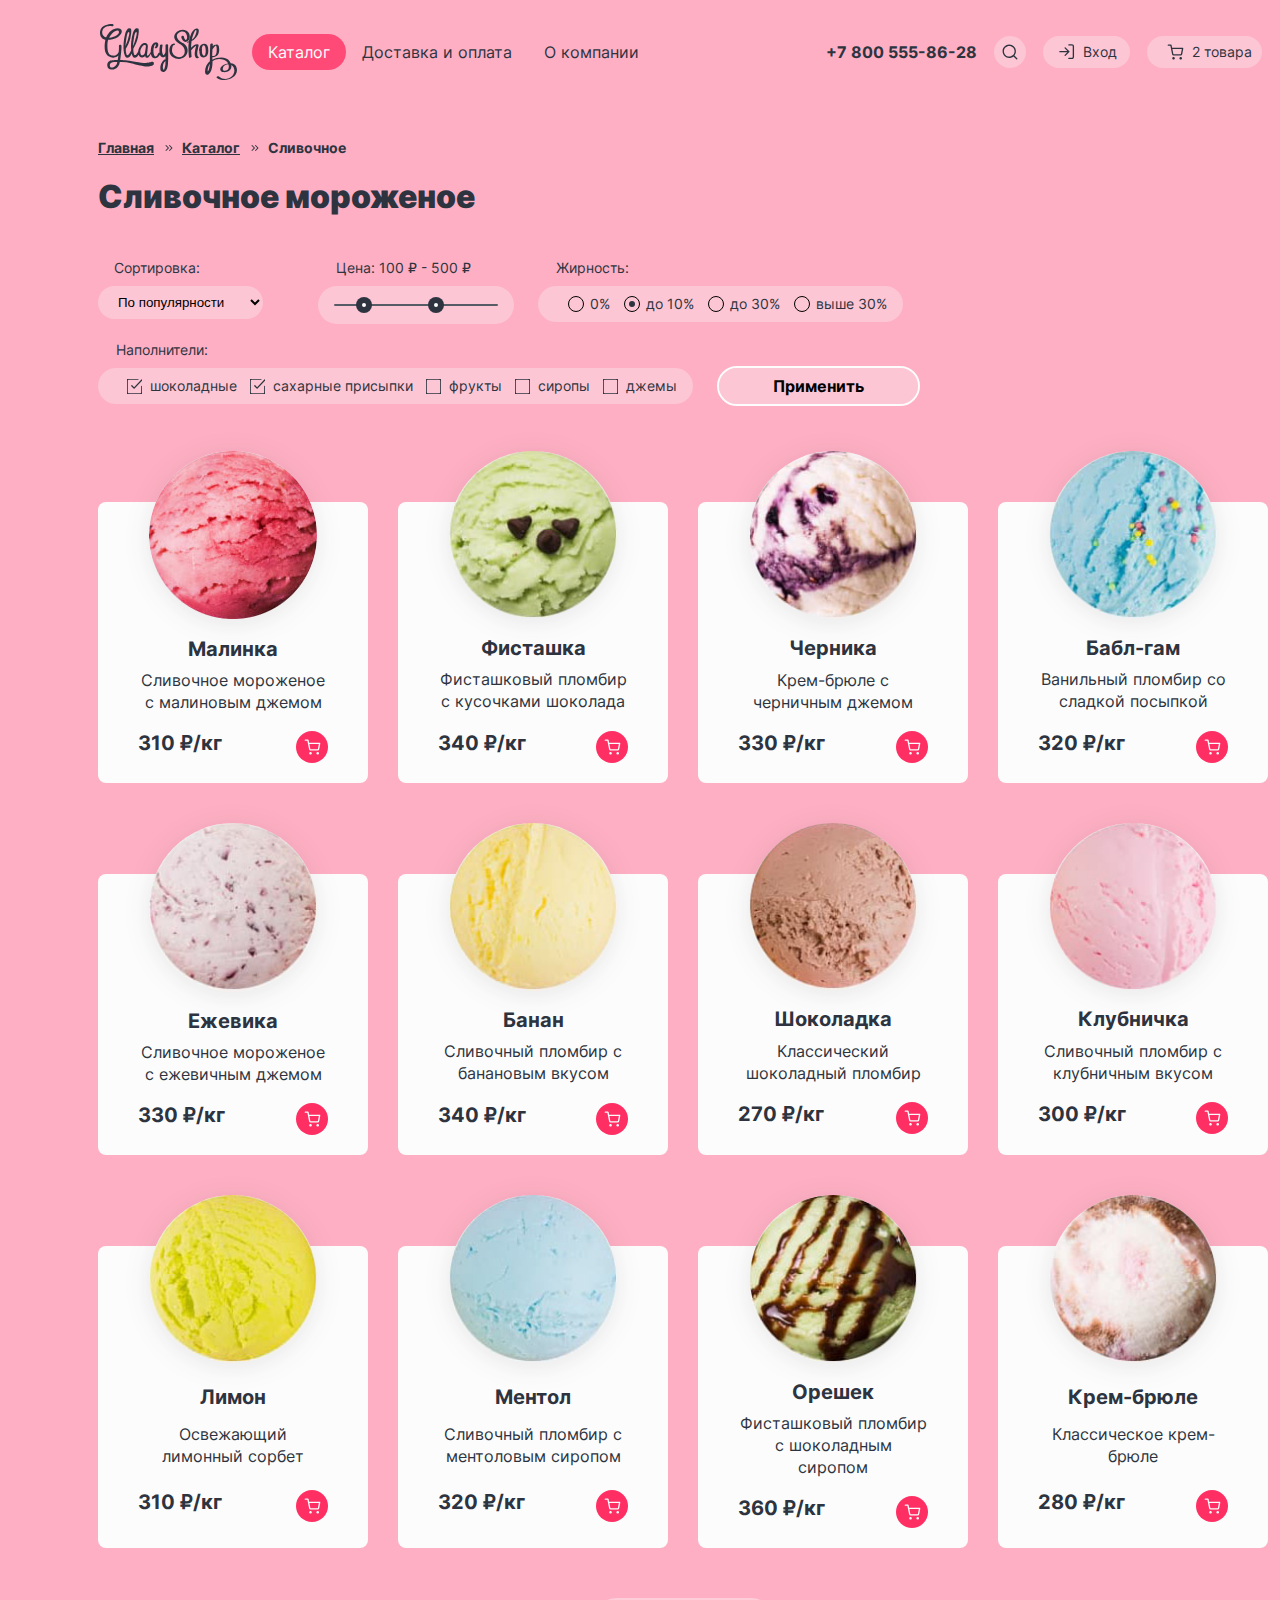
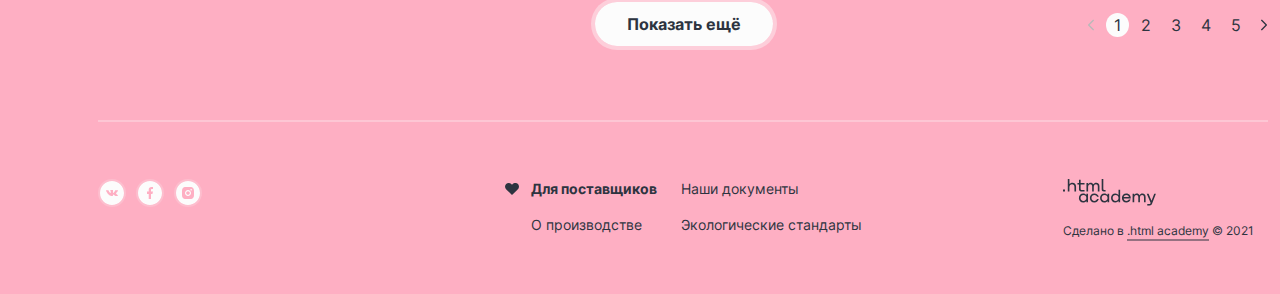
<file: catalog.html>
<!DOCTYPE html>
<html lang="ru">
  <head>
    <meta charset="utf-8">
    <title>Каталог</title>
    <link rel="stylesheet" href="styles/styles.css">
    <link rel="icon" href="favicon.ico">
  </head>
  <body>
    <header class="page-header">
      <nav class="navigation">
        <a class="navigation-logo" href="index.html">
          <img class="logo" src="img/logo-gllacy-shop.svg" width="137" height="56" alt="Логотип интернет-магазина мороженого Глейси.">
        </a>
        <ul class="navigation-list">
          <li class="navigation-item">
            <a class="navigation-link navigation-link-current" href="catalog.html">Каталог</a>
          </li>
          <li class="navigation-item">
            <a class="navigation-link" href="#">Доставка и оплата</a>
          </li>
          <li class="navigation-item">
            <a class="navigation-link" href="#">О компании</a>
          </li>
        </ul>
        <ul class="navigation-user">
          <li class="navigation-user-item-phone">
            <a href="tel:88005558628">+7 800 555-86-28</a>
          </li>
          <li class="navigation-item">
            <a class="navigation-user-link navigation-user-search" href="#">
              <svg class="navigation-icon" aria-hidden="true" focusable="false" width="16" height="16" viewBox="0 0 16 16" fill="none" xmlns="http://www.w3.org/2000/svg">
                <path fill-rule="evenodd" clip-rule="evenodd" d="M1.91286 7.24625C1.91286 4.30073 4.30068 1.91292 7.2462 1.91292C10.1917 1.91292 12.5795 4.30073 12.5795 7.24625C12.5795 8.68547 12.0095 9.99154 11.0828 10.951C11.0582 10.9695 11.0346 10.99 11.0123 11.0124C10.9899 11.0347 10.9694 11.0583 10.9509 11.0829C9.99146 12.0095 8.6854 12.5796 7.2462 12.5796C4.30068 12.5796 1.91286 10.1918 1.91286 7.24625ZM11.4653 12.4082C10.3161 13.3487 8.84703 13.9129 7.2462 13.9129C3.5643 13.9129 0.579529 10.9281 0.579529 7.24625C0.579529 3.56435 3.5643 0.579582 7.2462 0.579582C10.9281 0.579582 13.9129 3.56435 13.9129 7.24625C13.9129 8.84711 13.3486 10.3162 12.4081 11.4654L15.2176 14.2749C15.4779 14.5352 15.4779 14.9573 15.2176 15.2177C14.9572 15.478 14.5351 15.478 14.2748 15.2177L11.4653 12.4082Z" fill="#2D3440"/>
              </svg>
              <span class="visually-hidden">
              Поиск.
              </span>
            </a>
          </li>
          <li class="navigation-user-item">
            <a class="navigation-user-link navigation-user-enter" href="#">
              <svg class="navigation-icon" aria-hidden="true" focusable="false" width="16" height="16" viewBox="0 0 16 16" fill="none" xmlns="http://www.w3.org/2000/svg">
                <path fill-rule="evenodd" clip-rule="evenodd" d="M9.20837 0.874999C9.20837 0.506809 9.50685 0.208332 9.87504 0.208332H12.875C13.4497 0.208332 14.0008 0.436605 14.4071 0.842934C14.8134 1.24926 15.0417 1.80036 15.0417 2.375V12.875C15.0417 13.4496 14.8134 14.0007 14.4071 14.4071C14.0008 14.8134 13.4497 15.0417 12.875 15.0417H9.87504C9.50685 15.0417 9.20837 14.7432 9.20837 14.375C9.20837 14.0068 9.50685 13.7083 9.87504 13.7083H12.875C13.0961 13.7083 13.308 13.6205 13.4643 13.4643C13.6206 13.308 13.7084 13.096 13.7084 12.875V2.375C13.7084 2.15399 13.6206 1.94202 13.4643 1.78574C13.308 1.62946 13.0961 1.54167 12.875 1.54167H9.87504C9.50685 1.54167 9.20837 1.24319 9.20837 0.874999ZM5.65359 3.40359C5.91394 3.14324 6.33605 3.14324 6.5964 3.40359L10.3418 7.14903C10.4652 7.27002 10.5417 7.43857 10.5417 7.625C10.5417 7.81143 10.4652 7.97999 10.3418 8.10098L6.5964 11.8464C6.33605 12.1068 5.91394 12.1068 5.65359 11.8464C5.39324 11.5861 5.39324 11.1639 5.65359 10.9036L8.26552 8.29167H0.875041C0.506851 8.29167 0.208374 7.99319 0.208374 7.625C0.208374 7.25681 0.506851 6.95833 0.875041 6.95833H8.26552L5.65359 4.3464C5.39324 4.08605 5.39324 3.66394 5.65359 3.40359Z" fill="#2D3440"/>
              </svg>
              Вход
            </a>
          </li>
          <li class="navigation-user-item">
            <a class="navigation-user-link navigation-user-basket" href="#">
              <svg class="navigation-icon" aria-hidden="true" focusable="false" width="17" height="16" viewBox="0 0 17 16" fill="none" xmlns="http://www.w3.org/2000/svg">
                <path fill-rule="evenodd" clip-rule="evenodd" d="M1.31254 0.489586C0.944351 0.489586 0.645874 0.788063 0.645874 1.15625C0.645874 1.52444 0.944351 1.82292 1.31254 1.82292H3.37353L3.91319 4.5192C3.91612 4.538 3.91985 4.55654 3.92432 4.57479L5.01308 10.0146L5.0132 10.0151C5.10338 10.4685 5.35008 10.8757 5.71016 11.1656C6.06854 11.4541 6.51652 11.608 6.97639 11.6009H13.3011C13.761 11.608 14.209 11.4541 14.5673 11.1656C14.9276 10.8756 15.1743 10.4681 15.2644 10.0146L15.2644 10.0146L15.2654 10.0096L16.3084 4.54045C16.3456 4.34528 16.2938 4.14368 16.1672 3.9906C16.0405 3.83751 15.8522 3.7489 15.6535 3.7489H5.11879L4.57369 1.02541C4.51133 0.713843 4.23774 0.489586 3.91999 0.489586H1.31254ZM6.32068 9.75385L5.38566 5.08223H14.8477L13.9562 9.75686C13.9268 9.90268 13.8472 10.0336 13.7313 10.1269C13.6148 10.2207 13.4691 10.2705 13.3196 10.2676L13.3196 10.2675H13.3068H6.9707V10.2674L6.95793 10.2676C6.80844 10.2705 6.66271 10.2207 6.54624 10.1269C6.42978 10.0332 6.35 9.90146 6.32087 9.75481L6.32068 9.75385ZM5.21043 14.1936C5.21043 13.4657 5.80055 12.8755 6.5285 12.8755C7.25644 12.8755 7.84656 13.4657 7.84656 14.1936C7.84656 14.9216 7.25644 15.5117 6.5285 15.5117C5.80055 15.5117 5.21043 14.9216 5.21043 14.1936ZM12.3804 14.1936C12.3804 13.4657 12.9705 12.8755 13.6985 12.8755C14.4264 12.8755 15.0166 13.4657 15.0166 14.1936C15.0166 14.9216 14.4264 15.5117 13.6985 15.5117C12.9705 15.5117 12.3804 14.9216 12.3804 14.1936Z" fill="#2D3440"/>
              </svg>
              2 товара
            </a>
            <div class="popover-basket popover-cart">
              <div class="popover-content">
                <h3 class="popover-title">Корзина</h3>
                <ul class="cart-items-list">
                  <li class="cart-item">
                    <img class="cart-item-product-card-image" src="img/catalog/ice-cream-raspberry.jpg" width="46" height="46" alt="">
                    <div class="cart-item-title-container">
                      <p class="cart-item-title">Малинка</p>
                      <p class="cart-item-weight-price">1 кг x 310 ₽</p>
                    </div>
                    <p class="cart-item-price">310 ₽</p>
                    <button type="button" class="cart-item-button">
                      <span class="visually-hidden">Удалить из корзины.</span>
                    </button>
                  </li>
                  <li class="cart-item">
                    <img class="cart-item-product-card-image" src="img/catalog/ice-cream-bubble-gum.jpg" width="46" height="46" alt="">
                    <div class="cart-item-title-container">
                      <p class="cart-item-title">Бабл-гам</p>
                      <p class="cart-item-weight-price">1,5 кг x 320 ₽</p>
                    </div>
                    <p class="cart-item-price">480 ₽</p>
                    <button type="button" class="cart-item-button">
                      <span class="visually-hidden">Удалить из корзины.</span>
                    </button>
                  </li>
                </ul>
                <div class="popover-bottom">
                  <button class="button order-button button-add" type="submit">Оформить заказ</button>
                  <p class="cart-item-price">Итого: 790 ₽</p>
                </div>
              </div>
            </div>
          </li>
        </ul>
      </nav>
    </header>
    <main class="main-inner">
      <div class="page-container">
        <header class="inner-header">
          <ul class="breadcrumbs">
            <li class="breadcrumbs-item">
              <a class="breadcrumbs-link" href="index.html">Главная</a>
            </li>
            <li class="breadcrumbs-item">
              <a class="breadcrumbs-link" href="catalog.html">Каталог</a>
            </li>
            <li class="breadcrumbs-item">
              <a class="breadcrumbs-link">Сливочное</a>
            </li>
          </ul>
          <h1 class="inner-header-title">Сливочное мороженое</h1>
        </header>
        <section class="catalog-filter">
          <h2 class="visually-hidden" hidden>Список товаров с фильтрами</h2>
          <form class="catalog-filter catalog-filter-form" action="https://echo.htmlacademy.ru/" method="get">
            <fieldset class="catalog-filter-group">
              <label class="catalog-filter-title">Сортировка:</label>
              <div class="select-control">
                <select class="catalog-filter-list-container" id="sorting" name="sorting">
                  <option value="popular">По популярности</option>
                  <option value="cheap">Сначала дешёвое</option>
                  <option value="expensive">Сначала дорогое</option>
                </select>
              </div>
              <button class="visually-hidden" type="submit">Отсортировать продукты.</button>
            </fieldset>
            <fieldset class="catalog-filter-group">
              <legend class="catalog-filter-title">Цена: 100 ₽ - 500 ₽</legend>
              <div class="range">
                <div class="range-wrapper-inputs">
                  <label class="catalog-filter-label">
                    <input class="range-input" type="number" value="100" name="min-price">
                  </label>
                  <label class="catalog-filter-label">
                    <input class="range-input" type="number" value="500" name="max-price" style="width: 37px">
                  </label>
                </div>
                <div class="catalog-filter-list-container">
                  <div class="range-scale catalog-filter-list" style="width: 164px">
                    <div class="range-bar" style="left: 30px; width: 68px">
                      <button class="range-toggle toggle-min">
                        <span class="visually-hidden">Изменить минимальную цену.</span>
                      </button>
                      <button class="range-toggle toggle-max">
                        <span class="visually-hidden">Изменить максимальную цену.</span>
                      </button>
                    </div>
                  </div>
                </div>
              </div>
            </fieldset>
            <fieldset class="catalog-filter-group fat">
              <legend class="catalog-filter-title">Жирность:</legend>
              <div class="catalog-filter-list-container">
                <ul class="catalog-filter-list">
                  <li class="catalog-filter-item">
                    <label class="control">
                      <input class="visually-hidden control-input" type="radio" name="product-group" value="0-percent">
                      <span class="control-radio"></span>
                      <span class="control-label">0%</span>
                    </label>
                  </li>
                  <li class="catalog-filter-item">
                    <label class="control">
                      <input class="visually-hidden control-input" type="radio" name="product-group" value="10-persent" checked>
                      <span class="control-radio"></span>
                      <span class="control-label">до 10%</span>
                    </label>
                  </li>
                  <li class="catalog-filter-item">
                    <label class="control">
                      <input class="visually-hidden control-input" type="radio" name="product-group" value="30-persent">
                      <span class="control-radio"></span>
                      <span class="control-label">до 30%</span>
                    </label>
                  </li>
                  <li class="catalog-filter-item">
                    <label class="control">
                      <input class="visually-hidden control-input" type="radio" name="product-group" value="above-30-persent">
                      <span class="control-radio"></span>
                      <span class="control-label">выше 30%</span>
                    </label>
                  </li>
                </ul>
              </div>
            </fieldset>
            <fieldset class="catalog-filter-group into">
              <legend class="catalog-filter-title">Наполнители:</legend>
              <div class="catalog-filter-list-container">
                <ul class="catalog-filter-list">
                  <li class="catalog-filter-item">
                    <label class="control">
                      <input class="visually-hidden control-input" type="checkbox" name="chocolate" checked>
                      <span class="control-mark"></span>
                      <span class="control-label">шоколадные</span>
                    </label>
                  </li>
                  <li class="catalog-filter-item">
                    <label class="control">
                      <input class="visually-hidden control-input" type="checkbox" name="sugar-powder" checked>
                      <span class="control-mark"></span>
                      <span class="control-label">сахарные присыпки</span>
                    </label>
                  </li>
                  <li class="catalog-filter-item">
                    <label class="control">
                      <input class="visually-hidden control-input" type="checkbox" name="fruits">
                      <span class="control-mark"></span>
                      <span class="control-label">фрукты</span>
                    </label>
                  </li>
                  <li class="catalog-filter-item">
                    <label class="control">
                      <input class="visually-hidden control-input" type="checkbox" name="syrups">
                      <span class="control-mark"></span>
                      <span class="control-label">сиропы</span>
                    </label>
                  </li>
                  <li class="catalog-filter-item">
                    <label class="control">
                      <input class="visually-hidden control-input" type="checkbox" name="jams">
                      <span class="control-mark"></span>
                      <span class="control-label">джемы</span>
                    </label>
                  </li>
                </ul>
              </div>
            </fieldset>
            <div>
              <button class="button button-catalog-filter" type="submit">Применить</button>
            </div>
          </form>
        </section>
        <section class="catalog-main">
          <ul class="product-list">
            <li class="product-card">
              <img class="product-card-image" src="img/catalog/ice-cream-raspberry.jpg" width="168" height="168" alt="">
              <h4 class="product-card-title">Малинка</h4>
              <p class="product-card-description">Сливочное мороженое с малиновым джемом</p>
              <p class="product-card-price">310 ₽/кг</p>
              <a class="product-card-button" href="">
                <svg class="basket-icon" aria-hidden="true" focusable="false" width="17" height="16" viewBox="0 0 17 16" fill="none" xmlns="http://www.w3.org/2000/svg">
                  <path fill-rule="evenodd" clip-rule="evenodd" d="M1.31254 0.489586C0.944351 0.489586 0.645874 0.788063 0.645874 1.15625C0.645874 1.52444 0.944351 1.82292 1.31254 1.82292H3.37353L3.91319 4.5192C3.91612 4.538 3.91985 4.55654 3.92432 4.57479L5.01308 10.0146L5.0132 10.0151C5.10338 10.4685 5.35008 10.8757 5.71016 11.1656C6.06854 11.4541 6.51652 11.608 6.97639 11.6009H13.3011C13.761 11.608 14.209 11.4541 14.5673 11.1656C14.9276 10.8756 15.1743 10.4681 15.2644 10.0146L15.2644 10.0146L15.2654 10.0096L16.3084 4.54045C16.3456 4.34528 16.2938 4.14368 16.1672 3.9906C16.0405 3.83751 15.8522 3.7489 15.6535 3.7489H5.11879L4.57369 1.02541C4.51133 0.713843 4.23774 0.489586 3.91999 0.489586H1.31254ZM6.32068 9.75385L5.38566 5.08223H14.8477L13.9562 9.75686C13.9268 9.90268 13.8472 10.0336 13.7313 10.1269C13.6148 10.2207 13.4691 10.2705 13.3196 10.2676L13.3196 10.2675H13.3068H6.9707V10.2674L6.95793 10.2676C6.80844 10.2705 6.66271 10.2207 6.54624 10.1269C6.42978 10.0332 6.35 9.90146 6.32087 9.75481L6.32068 9.75385ZM5.21043 14.1936C5.21043 13.4657 5.80055 12.8755 6.5285 12.8755C7.25644 12.8755 7.84656 13.4657 7.84656 14.1936C7.84656 14.9216 7.25644 15.5117 6.5285 15.5117C5.80055 15.5117 5.21043 14.9216 5.21043 14.1936ZM12.3804 14.1936C12.3804 13.4657 12.9705 12.8755 13.6985 12.8755C14.4264 12.8755 15.0166 13.4657 15.0166 14.1936C15.0166 14.9216 14.4264 15.5117 13.6985 15.5117C12.9705 15.5117 12.3804 14.9216 12.3804 14.1936Z"/>
                </svg>
                <span class="visually-hidden">Купить.</span>
              </a>
            </li>
            <li class="product-card">
              <img class="product-card-image" src="img/catalog/ice-cream-pistachio.jpg" width="168" height="168" alt="">
              <h4 class="product-card-title">Фисташка</h4>
              <p class="product-card-description">Фисташковый пломбир с кусочками шоколада</p>
              <p class="product-card-price">340 ₽/кг</p>
              <a class="product-card-button" href="">
                <svg class="basket-icon" aria-hidden="true" focusable="false" width="17" height="16" viewBox="0 0 17 16" fill="none" xmlns="http://www.w3.org/2000/svg">
                  <path fill-rule="evenodd" clip-rule="evenodd" d="M1.31254 0.489586C0.944351 0.489586 0.645874 0.788063 0.645874 1.15625C0.645874 1.52444 0.944351 1.82292 1.31254 1.82292H3.37353L3.91319 4.5192C3.91612 4.538 3.91985 4.55654 3.92432 4.57479L5.01308 10.0146L5.0132 10.0151C5.10338 10.4685 5.35008 10.8757 5.71016 11.1656C6.06854 11.4541 6.51652 11.608 6.97639 11.6009H13.3011C13.761 11.608 14.209 11.4541 14.5673 11.1656C14.9276 10.8756 15.1743 10.4681 15.2644 10.0146L15.2644 10.0146L15.2654 10.0096L16.3084 4.54045C16.3456 4.34528 16.2938 4.14368 16.1672 3.9906C16.0405 3.83751 15.8522 3.7489 15.6535 3.7489H5.11879L4.57369 1.02541C4.51133 0.713843 4.23774 0.489586 3.91999 0.489586H1.31254ZM6.32068 9.75385L5.38566 5.08223H14.8477L13.9562 9.75686C13.9268 9.90268 13.8472 10.0336 13.7313 10.1269C13.6148 10.2207 13.4691 10.2705 13.3196 10.2676L13.3196 10.2675H13.3068H6.9707V10.2674L6.95793 10.2676C6.80844 10.2705 6.66271 10.2207 6.54624 10.1269C6.42978 10.0332 6.35 9.90146 6.32087 9.75481L6.32068 9.75385ZM5.21043 14.1936C5.21043 13.4657 5.80055 12.8755 6.5285 12.8755C7.25644 12.8755 7.84656 13.4657 7.84656 14.1936C7.84656 14.9216 7.25644 15.5117 6.5285 15.5117C5.80055 15.5117 5.21043 14.9216 5.21043 14.1936ZM12.3804 14.1936C12.3804 13.4657 12.9705 12.8755 13.6985 12.8755C14.4264 12.8755 15.0166 13.4657 15.0166 14.1936C15.0166 14.9216 14.4264 15.5117 13.6985 15.5117C12.9705 15.5117 12.3804 14.9216 12.3804 14.1936Z"/>
                </svg>
                <span class="visually-hidden">Купить.</span>
              </a>
            </li>
            <li class="product-card">
              <img class="product-card-image" src="img/catalog/ice-cream-blueberry.jpg" width="168" height="168" alt="">
              <h4 class="product-card-title">Черника</h4>
              <p class="product-card-description">Крем-брюле с черничным джемом</p>
              <p class="product-card-price">330 ₽/кг</p>
              <a class="product-card-button" href="">
                <svg class="basket-icon" aria-hidden="true" focusable="false" width="17" height="16" viewBox="0 0 17 16" fill="none" xmlns="http://www.w3.org/2000/svg">
                  <path fill-rule="evenodd" clip-rule="evenodd" d="M1.31254 0.489586C0.944351 0.489586 0.645874 0.788063 0.645874 1.15625C0.645874 1.52444 0.944351 1.82292 1.31254 1.82292H3.37353L3.91319 4.5192C3.91612 4.538 3.91985 4.55654 3.92432 4.57479L5.01308 10.0146L5.0132 10.0151C5.10338 10.4685 5.35008 10.8757 5.71016 11.1656C6.06854 11.4541 6.51652 11.608 6.97639 11.6009H13.3011C13.761 11.608 14.209 11.4541 14.5673 11.1656C14.9276 10.8756 15.1743 10.4681 15.2644 10.0146L15.2644 10.0146L15.2654 10.0096L16.3084 4.54045C16.3456 4.34528 16.2938 4.14368 16.1672 3.9906C16.0405 3.83751 15.8522 3.7489 15.6535 3.7489H5.11879L4.57369 1.02541C4.51133 0.713843 4.23774 0.489586 3.91999 0.489586H1.31254ZM6.32068 9.75385L5.38566 5.08223H14.8477L13.9562 9.75686C13.9268 9.90268 13.8472 10.0336 13.7313 10.1269C13.6148 10.2207 13.4691 10.2705 13.3196 10.2676L13.3196 10.2675H13.3068H6.9707V10.2674L6.95793 10.2676C6.80844 10.2705 6.66271 10.2207 6.54624 10.1269C6.42978 10.0332 6.35 9.90146 6.32087 9.75481L6.32068 9.75385ZM5.21043 14.1936C5.21043 13.4657 5.80055 12.8755 6.5285 12.8755C7.25644 12.8755 7.84656 13.4657 7.84656 14.1936C7.84656 14.9216 7.25644 15.5117 6.5285 15.5117C5.80055 15.5117 5.21043 14.9216 5.21043 14.1936ZM12.3804 14.1936C12.3804 13.4657 12.9705 12.8755 13.6985 12.8755C14.4264 12.8755 15.0166 13.4657 15.0166 14.1936C15.0166 14.9216 14.4264 15.5117 13.6985 15.5117C12.9705 15.5117 12.3804 14.9216 12.3804 14.1936Z"/>
                </svg>
                <span class="visually-hidden">Купить.</span>
              </a>
            </li>
            <li class="product-card">
              <img class="product-card-image" src="img/catalog/ice-cream-bubble-gum.jpg" width="168" height="168" alt="">
              <h4 class="product-card-title">Бабл-гам</h4>
              <p class="product-card-description">Ванильный пломбир со сладкой посыпкой</p>
              <p class="product-card-price">320 ₽/кг</p>
              <a class="product-card-button" href="">
                <svg class="basket-icon" aria-hidden="true" focusable="false" width="17" height="16" viewBox="0 0 17 16" fill="none" xmlns="http://www.w3.org/2000/svg">
                  <path fill-rule="evenodd" clip-rule="evenodd" d="M1.31254 0.489586C0.944351 0.489586 0.645874 0.788063 0.645874 1.15625C0.645874 1.52444 0.944351 1.82292 1.31254 1.82292H3.37353L3.91319 4.5192C3.91612 4.538 3.91985 4.55654 3.92432 4.57479L5.01308 10.0146L5.0132 10.0151C5.10338 10.4685 5.35008 10.8757 5.71016 11.1656C6.06854 11.4541 6.51652 11.608 6.97639 11.6009H13.3011C13.761 11.608 14.209 11.4541 14.5673 11.1656C14.9276 10.8756 15.1743 10.4681 15.2644 10.0146L15.2644 10.0146L15.2654 10.0096L16.3084 4.54045C16.3456 4.34528 16.2938 4.14368 16.1672 3.9906C16.0405 3.83751 15.8522 3.7489 15.6535 3.7489H5.11879L4.57369 1.02541C4.51133 0.713843 4.23774 0.489586 3.91999 0.489586H1.31254ZM6.32068 9.75385L5.38566 5.08223H14.8477L13.9562 9.75686C13.9268 9.90268 13.8472 10.0336 13.7313 10.1269C13.6148 10.2207 13.4691 10.2705 13.3196 10.2676L13.3196 10.2675H13.3068H6.9707V10.2674L6.95793 10.2676C6.80844 10.2705 6.66271 10.2207 6.54624 10.1269C6.42978 10.0332 6.35 9.90146 6.32087 9.75481L6.32068 9.75385ZM5.21043 14.1936C5.21043 13.4657 5.80055 12.8755 6.5285 12.8755C7.25644 12.8755 7.84656 13.4657 7.84656 14.1936C7.84656 14.9216 7.25644 15.5117 6.5285 15.5117C5.80055 15.5117 5.21043 14.9216 5.21043 14.1936ZM12.3804 14.1936C12.3804 13.4657 12.9705 12.8755 13.6985 12.8755C14.4264 12.8755 15.0166 13.4657 15.0166 14.1936C15.0166 14.9216 14.4264 15.5117 13.6985 15.5117C12.9705 15.5117 12.3804 14.9216 12.3804 14.1936Z"/>
                </svg>
                <span class="visually-hidden">Купить.</span>
              </a>
            </li>
            <li class="product-card">
              <img class="product-card-image" src="img/catalog/ice-cream-blackberry.jpg" width="168" height="168" alt="">
              <h4 class="product-card-title">Ежевика</h4>
              <p class="product-card-description">Сливочное мороженое с ежевичным джемом</p>
              <p class="product-card-price">330 ₽/кг</p>
              <a class="product-card-button" href="">
                <svg class="basket-icon" aria-hidden="true" focusable="false" width="17" height="16" viewBox="0 0 17 16" fill="none" xmlns="http://www.w3.org/2000/svg">
                  <path fill-rule="evenodd" clip-rule="evenodd" d="M1.31254 0.489586C0.944351 0.489586 0.645874 0.788063 0.645874 1.15625C0.645874 1.52444 0.944351 1.82292 1.31254 1.82292H3.37353L3.91319 4.5192C3.91612 4.538 3.91985 4.55654 3.92432 4.57479L5.01308 10.0146L5.0132 10.0151C5.10338 10.4685 5.35008 10.8757 5.71016 11.1656C6.06854 11.4541 6.51652 11.608 6.97639 11.6009H13.3011C13.761 11.608 14.209 11.4541 14.5673 11.1656C14.9276 10.8756 15.1743 10.4681 15.2644 10.0146L15.2644 10.0146L15.2654 10.0096L16.3084 4.54045C16.3456 4.34528 16.2938 4.14368 16.1672 3.9906C16.0405 3.83751 15.8522 3.7489 15.6535 3.7489H5.11879L4.57369 1.02541C4.51133 0.713843 4.23774 0.489586 3.91999 0.489586H1.31254ZM6.32068 9.75385L5.38566 5.08223H14.8477L13.9562 9.75686C13.9268 9.90268 13.8472 10.0336 13.7313 10.1269C13.6148 10.2207 13.4691 10.2705 13.3196 10.2676L13.3196 10.2675H13.3068H6.9707V10.2674L6.95793 10.2676C6.80844 10.2705 6.66271 10.2207 6.54624 10.1269C6.42978 10.0332 6.35 9.90146 6.32087 9.75481L6.32068 9.75385ZM5.21043 14.1936C5.21043 13.4657 5.80055 12.8755 6.5285 12.8755C7.25644 12.8755 7.84656 13.4657 7.84656 14.1936C7.84656 14.9216 7.25644 15.5117 6.5285 15.5117C5.80055 15.5117 5.21043 14.9216 5.21043 14.1936ZM12.3804 14.1936C12.3804 13.4657 12.9705 12.8755 13.6985 12.8755C14.4264 12.8755 15.0166 13.4657 15.0166 14.1936C15.0166 14.9216 14.4264 15.5117 13.6985 15.5117C12.9705 15.5117 12.3804 14.9216 12.3804 14.1936Z"/>
                </svg>
                <span class="visually-hidden">Купить.</span>
              </a>
            </li>
            <li class="product-card">
              <img class="product-card-image" src="img/catalog/ice-cream-banana.jpg" width="168" height="168" alt="">
              <h4 class="product-card-title">Банан</h4>
              <p class="product-card-description">Сливочный пломбир с банановым вкусом</p>
              <p class="product-card-price">340 ₽/кг</p>
              <a class="product-card-button" href="">
                <svg class="basket-icon" aria-hidden="true" focusable="false" width="17" height="16" viewBox="0 0 17 16" fill="none" xmlns="http://www.w3.org/2000/svg">
                  <path fill-rule="evenodd" clip-rule="evenodd" d="M1.31254 0.489586C0.944351 0.489586 0.645874 0.788063 0.645874 1.15625C0.645874 1.52444 0.944351 1.82292 1.31254 1.82292H3.37353L3.91319 4.5192C3.91612 4.538 3.91985 4.55654 3.92432 4.57479L5.01308 10.0146L5.0132 10.0151C5.10338 10.4685 5.35008 10.8757 5.71016 11.1656C6.06854 11.4541 6.51652 11.608 6.97639 11.6009H13.3011C13.761 11.608 14.209 11.4541 14.5673 11.1656C14.9276 10.8756 15.1743 10.4681 15.2644 10.0146L15.2644 10.0146L15.2654 10.0096L16.3084 4.54045C16.3456 4.34528 16.2938 4.14368 16.1672 3.9906C16.0405 3.83751 15.8522 3.7489 15.6535 3.7489H5.11879L4.57369 1.02541C4.51133 0.713843 4.23774 0.489586 3.91999 0.489586H1.31254ZM6.32068 9.75385L5.38566 5.08223H14.8477L13.9562 9.75686C13.9268 9.90268 13.8472 10.0336 13.7313 10.1269C13.6148 10.2207 13.4691 10.2705 13.3196 10.2676L13.3196 10.2675H13.3068H6.9707V10.2674L6.95793 10.2676C6.80844 10.2705 6.66271 10.2207 6.54624 10.1269C6.42978 10.0332 6.35 9.90146 6.32087 9.75481L6.32068 9.75385ZM5.21043 14.1936C5.21043 13.4657 5.80055 12.8755 6.5285 12.8755C7.25644 12.8755 7.84656 13.4657 7.84656 14.1936C7.84656 14.9216 7.25644 15.5117 6.5285 15.5117C5.80055 15.5117 5.21043 14.9216 5.21043 14.1936ZM12.3804 14.1936C12.3804 13.4657 12.9705 12.8755 13.6985 12.8755C14.4264 12.8755 15.0166 13.4657 15.0166 14.1936C15.0166 14.9216 14.4264 15.5117 13.6985 15.5117C12.9705 15.5117 12.3804 14.9216 12.3804 14.1936Z"/>
                </svg>
                <span class="visually-hidden">Купить.</span>
              </a>
            </li>
            <li class="product-card">
              <img class="product-card-image" src="img/catalog/ice-cream-chocolate.jpg" width="168" height="168" alt="">
              <h4 class="product-card-title">Шоколадка</h4>
              <p class="product-card-description">Классический шоколадный пломбир</p>
              <p class="product-card-price">270 ₽/кг</p>
              <a class="product-card-button" href="">
                <svg class="basket-icon" aria-hidden="true" focusable="false" width="17" height="16" viewBox="0 0 17 16" fill="none" xmlns="http://www.w3.org/2000/svg">
                  <path fill-rule="evenodd" clip-rule="evenodd" d="M1.31254 0.489586C0.944351 0.489586 0.645874 0.788063 0.645874 1.15625C0.645874 1.52444 0.944351 1.82292 1.31254 1.82292H3.37353L3.91319 4.5192C3.91612 4.538 3.91985 4.55654 3.92432 4.57479L5.01308 10.0146L5.0132 10.0151C5.10338 10.4685 5.35008 10.8757 5.71016 11.1656C6.06854 11.4541 6.51652 11.608 6.97639 11.6009H13.3011C13.761 11.608 14.209 11.4541 14.5673 11.1656C14.9276 10.8756 15.1743 10.4681 15.2644 10.0146L15.2644 10.0146L15.2654 10.0096L16.3084 4.54045C16.3456 4.34528 16.2938 4.14368 16.1672 3.9906C16.0405 3.83751 15.8522 3.7489 15.6535 3.7489H5.11879L4.57369 1.02541C4.51133 0.713843 4.23774 0.489586 3.91999 0.489586H1.31254ZM6.32068 9.75385L5.38566 5.08223H14.8477L13.9562 9.75686C13.9268 9.90268 13.8472 10.0336 13.7313 10.1269C13.6148 10.2207 13.4691 10.2705 13.3196 10.2676L13.3196 10.2675H13.3068H6.9707V10.2674L6.95793 10.2676C6.80844 10.2705 6.66271 10.2207 6.54624 10.1269C6.42978 10.0332 6.35 9.90146 6.32087 9.75481L6.32068 9.75385ZM5.21043 14.1936C5.21043 13.4657 5.80055 12.8755 6.5285 12.8755C7.25644 12.8755 7.84656 13.4657 7.84656 14.1936C7.84656 14.9216 7.25644 15.5117 6.5285 15.5117C5.80055 15.5117 5.21043 14.9216 5.21043 14.1936ZM12.3804 14.1936C12.3804 13.4657 12.9705 12.8755 13.6985 12.8755C14.4264 12.8755 15.0166 13.4657 15.0166 14.1936C15.0166 14.9216 14.4264 15.5117 13.6985 15.5117C12.9705 15.5117 12.3804 14.9216 12.3804 14.1936Z"/>
                </svg>
                <span class="visually-hidden">Купить.</span>
              </a>
            </li>
            <li class="product-card">
              <img class="product-card-image" src="img/catalog/ice-cream-strawberry.jpg" width="168" height="168" alt="">
              <h4 class="product-card-title">Клубничка</h4>
              <p class="product-card-description">Сливочный пломбир с клубничным вкусом</p>
              <p class="product-card-price">300 ₽/кг</p>
              <a class="product-card-button" href="">
                <svg class="basket-icon" aria-hidden="true" focusable="false" width="17" height="16" viewBox="0 0 17 16" fill="none" xmlns="http://www.w3.org/2000/svg">
                  <path fill-rule="evenodd" clip-rule="evenodd" d="M1.31254 0.489586C0.944351 0.489586 0.645874 0.788063 0.645874 1.15625C0.645874 1.52444 0.944351 1.82292 1.31254 1.82292H3.37353L3.91319 4.5192C3.91612 4.538 3.91985 4.55654 3.92432 4.57479L5.01308 10.0146L5.0132 10.0151C5.10338 10.4685 5.35008 10.8757 5.71016 11.1656C6.06854 11.4541 6.51652 11.608 6.97639 11.6009H13.3011C13.761 11.608 14.209 11.4541 14.5673 11.1656C14.9276 10.8756 15.1743 10.4681 15.2644 10.0146L15.2644 10.0146L15.2654 10.0096L16.3084 4.54045C16.3456 4.34528 16.2938 4.14368 16.1672 3.9906C16.0405 3.83751 15.8522 3.7489 15.6535 3.7489H5.11879L4.57369 1.02541C4.51133 0.713843 4.23774 0.489586 3.91999 0.489586H1.31254ZM6.32068 9.75385L5.38566 5.08223H14.8477L13.9562 9.75686C13.9268 9.90268 13.8472 10.0336 13.7313 10.1269C13.6148 10.2207 13.4691 10.2705 13.3196 10.2676L13.3196 10.2675H13.3068H6.9707V10.2674L6.95793 10.2676C6.80844 10.2705 6.66271 10.2207 6.54624 10.1269C6.42978 10.0332 6.35 9.90146 6.32087 9.75481L6.32068 9.75385ZM5.21043 14.1936C5.21043 13.4657 5.80055 12.8755 6.5285 12.8755C7.25644 12.8755 7.84656 13.4657 7.84656 14.1936C7.84656 14.9216 7.25644 15.5117 6.5285 15.5117C5.80055 15.5117 5.21043 14.9216 5.21043 14.1936ZM12.3804 14.1936C12.3804 13.4657 12.9705 12.8755 13.6985 12.8755C14.4264 12.8755 15.0166 13.4657 15.0166 14.1936C15.0166 14.9216 14.4264 15.5117 13.6985 15.5117C12.9705 15.5117 12.3804 14.9216 12.3804 14.1936Z"/>
                </svg>
                <span class="visually-hidden">Купить.</span>
              </a>
            </li>
            <li class="product-card">
              <img class="product-card-image" src="img/catalog/ice-cream-lemon.jpg" width="168" height="168" alt="">
              <h4 class="product-card-title">Лимон</h4>
              <p class="product-card-description">Освежающий лимонный сорбет</p>
              <p class="product-card-price">310 ₽/кг</p>
              <a class="product-card-button" href="">
                <svg class="basket-icon" aria-hidden="true" focusable="false" width="17" height="16" viewBox="0 0 17 16" fill="none" xmlns="http://www.w3.org/2000/svg">
                  <path fill-rule="evenodd" clip-rule="evenodd" d="M1.31254 0.489586C0.944351 0.489586 0.645874 0.788063 0.645874 1.15625C0.645874 1.52444 0.944351 1.82292 1.31254 1.82292H3.37353L3.91319 4.5192C3.91612 4.538 3.91985 4.55654 3.92432 4.57479L5.01308 10.0146L5.0132 10.0151C5.10338 10.4685 5.35008 10.8757 5.71016 11.1656C6.06854 11.4541 6.51652 11.608 6.97639 11.6009H13.3011C13.761 11.608 14.209 11.4541 14.5673 11.1656C14.9276 10.8756 15.1743 10.4681 15.2644 10.0146L15.2644 10.0146L15.2654 10.0096L16.3084 4.54045C16.3456 4.34528 16.2938 4.14368 16.1672 3.9906C16.0405 3.83751 15.8522 3.7489 15.6535 3.7489H5.11879L4.57369 1.02541C4.51133 0.713843 4.23774 0.489586 3.91999 0.489586H1.31254ZM6.32068 9.75385L5.38566 5.08223H14.8477L13.9562 9.75686C13.9268 9.90268 13.8472 10.0336 13.7313 10.1269C13.6148 10.2207 13.4691 10.2705 13.3196 10.2676L13.3196 10.2675H13.3068H6.9707V10.2674L6.95793 10.2676C6.80844 10.2705 6.66271 10.2207 6.54624 10.1269C6.42978 10.0332 6.35 9.90146 6.32087 9.75481L6.32068 9.75385ZM5.21043 14.1936C5.21043 13.4657 5.80055 12.8755 6.5285 12.8755C7.25644 12.8755 7.84656 13.4657 7.84656 14.1936C7.84656 14.9216 7.25644 15.5117 6.5285 15.5117C5.80055 15.5117 5.21043 14.9216 5.21043 14.1936ZM12.3804 14.1936C12.3804 13.4657 12.9705 12.8755 13.6985 12.8755C14.4264 12.8755 15.0166 13.4657 15.0166 14.1936C15.0166 14.9216 14.4264 15.5117 13.6985 15.5117C12.9705 15.5117 12.3804 14.9216 12.3804 14.1936Z"/>
                </svg>
                <span class="visually-hidden">Купить.</span>
              </a>
            </li>
            <li class="product-card">
              <img class="product-card-image" src="img/catalog/ice-cream-menthol.jpg" width="168" height="168" alt="">
              <h4 class="product-card-title">Ментол</h4>
              <p class="product-card-description">Сливочный пломбир с ментоловым сиропом</p>
              <p class="product-card-price">320 ₽/кг</p>
              <a class="product-card-button" href="">
                <svg class="basket-icon" aria-hidden="true" focusable="false" width="17" height="16" viewBox="0 0 17 16" fill="none" xmlns="http://www.w3.org/2000/svg">
                  <path fill-rule="evenodd" clip-rule="evenodd" d="M1.31254 0.489586C0.944351 0.489586 0.645874 0.788063 0.645874 1.15625C0.645874 1.52444 0.944351 1.82292 1.31254 1.82292H3.37353L3.91319 4.5192C3.91612 4.538 3.91985 4.55654 3.92432 4.57479L5.01308 10.0146L5.0132 10.0151C5.10338 10.4685 5.35008 10.8757 5.71016 11.1656C6.06854 11.4541 6.51652 11.608 6.97639 11.6009H13.3011C13.761 11.608 14.209 11.4541 14.5673 11.1656C14.9276 10.8756 15.1743 10.4681 15.2644 10.0146L15.2644 10.0146L15.2654 10.0096L16.3084 4.54045C16.3456 4.34528 16.2938 4.14368 16.1672 3.9906C16.0405 3.83751 15.8522 3.7489 15.6535 3.7489H5.11879L4.57369 1.02541C4.51133 0.713843 4.23774 0.489586 3.91999 0.489586H1.31254ZM6.32068 9.75385L5.38566 5.08223H14.8477L13.9562 9.75686C13.9268 9.90268 13.8472 10.0336 13.7313 10.1269C13.6148 10.2207 13.4691 10.2705 13.3196 10.2676L13.3196 10.2675H13.3068H6.9707V10.2674L6.95793 10.2676C6.80844 10.2705 6.66271 10.2207 6.54624 10.1269C6.42978 10.0332 6.35 9.90146 6.32087 9.75481L6.32068 9.75385ZM5.21043 14.1936C5.21043 13.4657 5.80055 12.8755 6.5285 12.8755C7.25644 12.8755 7.84656 13.4657 7.84656 14.1936C7.84656 14.9216 7.25644 15.5117 6.5285 15.5117C5.80055 15.5117 5.21043 14.9216 5.21043 14.1936ZM12.3804 14.1936C12.3804 13.4657 12.9705 12.8755 13.6985 12.8755C14.4264 12.8755 15.0166 13.4657 15.0166 14.1936C15.0166 14.9216 14.4264 15.5117 13.6985 15.5117C12.9705 15.5117 12.3804 14.9216 12.3804 14.1936Z"/>
                </svg>
                <span class="visually-hidden">Купить.</span>
              </a>
            </li>
            <li class="product-card">
              <img class="product-card-image" src="img/catalog/ice-cream-nuts.jpg" width="168" height="168" alt="">
              <h4 class="product-card-title">Орешек</h4>
              <p class="product-card-description">Фисташковый пломбир с шоколадным сиропом</p>
              <p class="product-card-price">360 ₽/кг</p>
              <a class="product-card-button" href="">
                <svg class="basket-icon" aria-hidden="true" focusable="false" width="17" height="16" viewBox="0 0 17 16" fill="none" xmlns="http://www.w3.org/2000/svg">
                  <path fill-rule="evenodd" clip-rule="evenodd" d="M1.31254 0.489586C0.944351 0.489586 0.645874 0.788063 0.645874 1.15625C0.645874 1.52444 0.944351 1.82292 1.31254 1.82292H3.37353L3.91319 4.5192C3.91612 4.538 3.91985 4.55654 3.92432 4.57479L5.01308 10.0146L5.0132 10.0151C5.10338 10.4685 5.35008 10.8757 5.71016 11.1656C6.06854 11.4541 6.51652 11.608 6.97639 11.6009H13.3011C13.761 11.608 14.209 11.4541 14.5673 11.1656C14.9276 10.8756 15.1743 10.4681 15.2644 10.0146L15.2644 10.0146L15.2654 10.0096L16.3084 4.54045C16.3456 4.34528 16.2938 4.14368 16.1672 3.9906C16.0405 3.83751 15.8522 3.7489 15.6535 3.7489H5.11879L4.57369 1.02541C4.51133 0.713843 4.23774 0.489586 3.91999 0.489586H1.31254ZM6.32068 9.75385L5.38566 5.08223H14.8477L13.9562 9.75686C13.9268 9.90268 13.8472 10.0336 13.7313 10.1269C13.6148 10.2207 13.4691 10.2705 13.3196 10.2676L13.3196 10.2675H13.3068H6.9707V10.2674L6.95793 10.2676C6.80844 10.2705 6.66271 10.2207 6.54624 10.1269C6.42978 10.0332 6.35 9.90146 6.32087 9.75481L6.32068 9.75385ZM5.21043 14.1936C5.21043 13.4657 5.80055 12.8755 6.5285 12.8755C7.25644 12.8755 7.84656 13.4657 7.84656 14.1936C7.84656 14.9216 7.25644 15.5117 6.5285 15.5117C5.80055 15.5117 5.21043 14.9216 5.21043 14.1936ZM12.3804 14.1936C12.3804 13.4657 12.9705 12.8755 13.6985 12.8755C14.4264 12.8755 15.0166 13.4657 15.0166 14.1936C15.0166 14.9216 14.4264 15.5117 13.6985 15.5117C12.9705 15.5117 12.3804 14.9216 12.3804 14.1936Z"/>
                </svg>
                <span class="visually-hidden">Купить.</span>
              </a>
            </li>
            <li class="product-card">
              <img class="product-card-image" src="img/catalog/ice-cream-creme-brulee.jpg" width="168" height="168" alt="">
              <h4 class="product-card-title">Крем-брюле</h4>
              <p class="product-card-description">Классическое крем-брюле</p>
              <p class="product-card-price">280 ₽/кг</p>
              <a class="product-card-button" href="">
                <svg class="basket-icon" aria-hidden="true" focusable="false" width="17" height="16" viewBox="0 0 17 16" fill="none" xmlns="http://www.w3.org/2000/svg">
                  <path fill-rule="evenodd" clip-rule="evenodd" d="M1.31254 0.489586C0.944351 0.489586 0.645874 0.788063 0.645874 1.15625C0.645874 1.52444 0.944351 1.82292 1.31254 1.82292H3.37353L3.91319 4.5192C3.91612 4.538 3.91985 4.55654 3.92432 4.57479L5.01308 10.0146L5.0132 10.0151C5.10338 10.4685 5.35008 10.8757 5.71016 11.1656C6.06854 11.4541 6.51652 11.608 6.97639 11.6009H13.3011C13.761 11.608 14.209 11.4541 14.5673 11.1656C14.9276 10.8756 15.1743 10.4681 15.2644 10.0146L15.2644 10.0146L15.2654 10.0096L16.3084 4.54045C16.3456 4.34528 16.2938 4.14368 16.1672 3.9906C16.0405 3.83751 15.8522 3.7489 15.6535 3.7489H5.11879L4.57369 1.02541C4.51133 0.713843 4.23774 0.489586 3.91999 0.489586H1.31254ZM6.32068 9.75385L5.38566 5.08223H14.8477L13.9562 9.75686C13.9268 9.90268 13.8472 10.0336 13.7313 10.1269C13.6148 10.2207 13.4691 10.2705 13.3196 10.2676L13.3196 10.2675H13.3068H6.9707V10.2674L6.95793 10.2676C6.80844 10.2705 6.66271 10.2207 6.54624 10.1269C6.42978 10.0332 6.35 9.90146 6.32087 9.75481L6.32068 9.75385ZM5.21043 14.1936C5.21043 13.4657 5.80055 12.8755 6.5285 12.8755C7.25644 12.8755 7.84656 13.4657 7.84656 14.1936C7.84656 14.9216 7.25644 15.5117 6.5285 15.5117C5.80055 15.5117 5.21043 14.9216 5.21043 14.1936ZM12.3804 14.1936C12.3804 13.4657 12.9705 12.8755 13.6985 12.8755C14.4264 12.8755 15.0166 13.4657 15.0166 14.1936C15.0166 14.9216 14.4264 15.5117 13.6985 15.5117C12.9705 15.5117 12.3804 14.9216 12.3804 14.1936Z"/>
                </svg>
                <span class="visually-hidden">Купить.</span>
              </a>
            </li>
          </ul>
        </section>
        <div class="pagination-container">
          <button class="button button-show-more" type="button">Показать ещё</button>
          <ul class="pagination-catalog">
            <li class="pagination-item">
              <a class="pagination-link pagination-prev pagination-disabled">
                <svg class="icon-slider-prev" aria-hidden="true" focusable="false" width="7" height="12" viewBox="0 0 7 12" fill="none" xmlns="http://www.w3.org/2000/svg">
                  <path fill-rule="evenodd" clip-rule="evenodd" d="M1.13526 0.864696C0.875566 0.604997 0.454511 0.604997 0.194813 0.864696C-0.0648862 1.12439 -0.0648862 1.54545 0.194813 1.80515L4.39609 6.00643L0.194774 10.2077C-0.0649247 10.4674 -0.0649247 10.8885 0.194774 11.1482C0.454473 11.4079 0.875527 11.4079 1.13523 11.1482L5.80394 6.47949C5.80489 6.47855 5.80583 6.47761 5.80678 6.47666C6.06648 6.21696 6.06648 5.79591 5.80678 5.53621L1.13526 0.864696Z" fill="#B9B9B9"/>
                </svg>
                <span class="visually-hidden">Предыдущая страница.</span>
              </a>
            </li>
            <li class="pagination-item">
              <a class="pagination-current">1</a>
            </li>
            <li class="pagination-item">
              <a class="pagination-link" href="#">2</a>
            </li>
            <li class="pagination-item">
              <a class="pagination-link" href="#">3</a>
            </li>
            <li class="pagination-item">
              <a class="pagination-link" href="#">4</a>
            </li>
            <li class="pagination-item">
              <a class="pagination-link" href="#">5</a>
            </li>
            <li class="pagination-item">
              <a class="pagination-link pagination-next" href="#">
                <svg class="icon-slider-next" aria-hidden="true" focusable="false" width="7" height="12" viewBox="0 0 7 12" fill="none" xmlns="http://www.w3.org/2000/svg">
                  <path fill-rule="evenodd" clip-rule="evenodd" d="M1.13526 0.864696C0.875566 0.604997 0.454511 0.604997 0.194813 0.864696C-0.0648862 1.12439 -0.0648862 1.54545 0.194813 1.80515L4.39609 6.00643L0.194774 10.2077C-0.0649247 10.4674 -0.0649247 10.8885 0.194774 11.1482C0.454473 11.4079 0.875527 11.4079 1.13523 11.1482L5.80394 6.47949C5.80489 6.47855 5.80583 6.47761 5.80678 6.47666C6.06648 6.21696 6.06648 5.79591 5.80678 5.53621L1.13526 0.864696Z" fill="#2D3440"/>
                </svg>
                <span class="visually-hidden">Следующая страница</span>
              </a>
            </li>
          </ul>
        </div>
      </div>
    </main>
    <footer class="page-footer">
      <div class="page-footer-container">
        <ul class="social-list">
          <li class="footer-social-item">
            <a class="button-social" href="https://vk.com/htmlacademy">
              <svg class="button-social-icon" aria-hidden="true" focusable="false" width="24" height="24" viewBox="0 0 24 24" fill="none" xmlns="http://www.w3.org/2000/svg">
                <path fill-rule="evenodd" clip-rule="evenodd" d="M24 12C24 18.6274 18.6274 24 12 24C5.37258 24 0 18.6274 0 12C0 5.37258 5.37258 0 12 0C18.6274 0 24 5.37258 24 12ZM12.5884 14.9749H11.8711C11.8711 14.9749 10.2885 15.0584 8.89479 13.7867C7.37486 12.3995 6.03249 9.64702 6.03249 9.64702C6.03249 9.64702 5.95511 9.46654 6.03917 9.3793C6.13366 9.28121 6.39106 9.27493 6.39106 9.27493L8.10567 9.26508C8.10567 9.26508 8.26727 9.28878 8.38294 9.36317C8.47824 9.42457 8.53167 9.53936 8.53167 9.53936C8.53167 9.53936 8.80878 10.1536 9.17581 10.7093C9.89212 11.7942 10.2258 12.0315 10.469 11.9152C10.8233 11.7458 10.7171 10.3816 10.7171 10.3816C10.7171 10.3816 10.7236 9.88646 10.5387 9.66601C10.3955 9.4951 10.1254 9.44527 10.0062 9.43128C9.90971 9.42 10.0681 9.22367 10.2733 9.13558C10.5819 9.00308 11.1268 8.99551 11.7706 9.00136C12.2722 9.00579 12.4165 9.0332 12.6127 9.07475C13.0677 9.17105 13.0536 9.47963 13.0229 10.1454C13.0138 10.3444 13.0032 10.5752 13.0032 10.8418C13.0032 10.9018 13.0012 10.9657 12.9991 11.0315C12.9885 11.3725 12.9763 11.7629 13.2324 11.908C13.3637 11.9822 13.6849 11.9191 14.4884 10.7233C14.8693 10.1566 15.1549 9.49024 15.1549 9.49024C15.1549 9.49024 15.2173 9.37145 15.3142 9.32048C15.4134 9.26851 15.5472 9.2845 15.5472 9.2845L17.3515 9.27465C17.3515 9.27465 17.8937 9.21796 17.9815 9.43242C18.0735 9.65758 17.7788 10.1833 17.0417 11.0444C16.3463 11.8567 16.006 12.1587 16.0328 12.4236C16.0527 12.6198 16.2739 12.7957 16.7015 13.1436C17.5897 13.8661 17.8264 14.2455 17.8827 14.3357C17.8872 14.343 17.8906 14.3484 17.893 14.3519C18.2905 14.9296 17.4522 14.9749 17.4522 14.9749L15.8497 14.9944C15.8497 14.9944 15.5053 15.0543 15.0521 14.7814C14.8151 14.6388 14.5833 14.406 14.3626 14.1842C14.0251 13.8451 13.7131 13.5316 13.4469 13.6056C13.0002 13.7298 13.0143 14.5734 13.0143 14.5734C13.0143 14.5734 13.0175 14.7536 12.9157 14.8495C12.8051 14.954 12.5884 14.9749 12.5884 14.9749Z"/>
              </svg>
              <span class="visually-hidden">ВКонтакте.</span>
            </a>
          </li>
          <li class="social-item">
            <a class="button-social" href="https://www.facebook.com/htmlacademy">
              <svg class="button-social-icon" aria-hidden="true" focusable="false" width="24" height="24" viewBox="0 0 24 24" fill="none" xmlns="http://www.w3.org/2000/svg">
                <path fill-rule="evenodd" clip-rule="evenodd" d="M24 12C24 18.6274 18.6274 24 12 24C5.37258 24 0 18.6274 0 12C0 5.37258 5.37258 0 12 0C18.6274 0 24 5.37258 24 12ZM14.4286 12.9H13V18H10.7143V12.9H9V10.5H10.7143V8.82C10.7143 6.9942 11.816 6 13.3674 6C14.1103 6 14.8137 6.0582 15 6.084V8.1H14.1429C13 8.1 13 8.682 13 9.3V10.5H15L14.4286 12.9Z"/>
              </svg>
              <span class="visually-hidden">Фейсбук.</span>
            </a>
          </li>
          <li class="social-item">
            <a class="button-social" href="https://www.instagram.com/htmlacademy">
              <svg class="button-social-icon" aria-hidden="true" focusable="false" width="24" height="24" viewBox="0 0 24 24" fill="none" xmlns="http://www.w3.org/2000/svg">
                <path fill-rule="evenodd" clip-rule="evenodd" d="M24 12C24 18.6274 18.6274 24 12 24C5.37258 24 0 18.6274 0 12C0 5.37258 5.37258 0 12 0C18.6274 0 24 5.37258 24 12ZM14.4732 6.036C13.8336 6.006 13.6302 6 12 6C10.3698 6 10.1664 6.0078 9.5268 6.036C8.8872 6.066 8.4528 6.1662 8.07 6.315C7.66946 6.46544 7.3066 6.70154 7.0068 7.0068C6.70128 7.30639 6.46514 7.66931 6.315 8.07C6.1662 8.4528 6.066 8.8872 6.036 9.5268C6.006 10.1664 6 10.3698 6 12C6 13.6302 6.0078 13.8336 6.036 14.4732C6.066 15.1122 6.1662 15.5478 6.315 15.93C6.46556 16.3305 6.70164 16.6933 7.0068 16.9932C7.30652 17.2986 7.6694 17.5347 8.07 17.685C8.4528 17.8332 8.8878 17.934 9.5268 17.964C10.1664 17.994 10.3698 18 12 18C13.6302 18 13.8336 17.9922 14.4732 17.964C15.1122 17.934 15.5478 17.8332 15.93 17.685C16.3304 17.5343 16.6932 17.2982 16.9932 16.9932C17.2987 16.6936 17.5348 16.3307 17.685 15.93C17.8332 15.5472 17.934 15.1122 17.964 14.4732C17.994 13.8336 18 13.6302 18 12C18 10.3698 17.9922 10.1664 17.964 9.5268C17.934 8.8878 17.8332 8.4522 17.685 8.07C17.5344 7.66955 17.2983 7.30674 16.9932 7.0068C16.6596 6.6738 16.326 6.4674 15.93 6.315C15.5472 6.1662 15.1122 6.066 14.4732 6.036ZM9.87868 9.87868C10.4413 9.31607 11.2044 9 12 9C12.7956 9 13.5587 9.31607 14.1213 9.87868C14.6839 10.4413 15 11.2044 15 12C15 12.7956 14.6839 13.5587 14.1213 14.1213C13.5587 14.6839 12.7956 15 12 15C11.2044 15 10.4413 14.6839 9.87868 14.1213C9.31607 13.5587 9 12.7956 9 12C9 11.2044 9.31607 10.4413 9.87868 9.87868ZM15.6803 8.31967C15.821 8.46032 15.9 8.65109 15.9 8.85C15.9 9.04891 15.821 9.23968 15.6803 9.38033C15.5397 9.52098 15.3489 9.6 15.15 9.6C14.9511 9.6 14.7603 9.52098 14.6197 9.38033C14.479 9.23968 14.4 9.04891 14.4 8.85C14.4 8.65109 14.479 8.46032 14.6197 8.31967C14.7603 8.17902 14.9511 8.1 15.15 8.1C15.3489 8.1 15.5397 8.17902 15.6803 8.31967ZM13.2728 10.7272C12.9352 10.3896 12.4774 10.2 12 10.2C11.5226 10.2 11.0648 10.3896 10.7272 10.7272C10.3896 11.0648 10.2 11.5226 10.2 12C10.2 12.4774 10.3896 12.9352 10.7272 13.2728C11.0648 13.6104 11.5226 13.8 12 13.8C12.4774 13.8 12.9352 13.6104 13.2728 13.2728C13.6104 12.9352 13.8 12.4774 13.8 12C13.8 11.5226 13.6104 11.0648 13.2728 10.7272Z"/>
              </svg>
              <span class="visually-hidden">Инстаграм.</span>
            </a>
          </li>
        </ul>
        <ul class="footer-menu">
          <li class="footer-menu-item footer-menu-item-suppliers">
            <svg class="icon-heart" aria-hidden="true" focusable="false" width="14" height="14" viewBox="0 0 14 14" fill="none" xmlns="http://www.w3.org/2000/svg">
              <path d="M12.8909 1.99447C12.5504 1.65381 12.1461 1.38357 11.7011 1.19919C11.2562 1.01482 10.7792 0.919922 10.2976 0.919922C9.8159 0.919922 9.33896 1.01482 8.89399 1.19919C8.44901 1.38357 8.04473 1.65381 7.70422 1.99447L6.99756 2.70114L6.29089 1.99447C5.6031 1.30668 4.67025 0.920278 3.69756 0.920278C2.72487 0.920278 1.79202 1.30668 1.10422 1.99447C0.416428 2.68227 0.0300293 3.61512 0.0300293 4.58781C0.0300293 5.56049 0.416428 6.49334 1.10422 7.18114L1.81089 7.88781L6.99756 13.0745L12.1842 7.88781L12.8909 7.18114C13.2316 6.84064 13.5018 6.43635 13.6862 5.99138C13.8705 5.5464 13.9654 5.06946 13.9654 4.58781C13.9654 4.10615 13.8705 3.62921 13.6862 3.18424C13.5018 2.73926 13.2316 2.33498 12.8909 1.99447Z" fill="#2D3440"/>
              </svg>
            <a href="#">Для поставщиков</a>
          </li>
          <li class="footer-menu-item">
            <a href="#">Наши документы</a>
          </li>
          <li class="footer-menu-item">
            <a href="#">О производстве</a>
          </li>
          <li class="footer-menu-item">
            <a href="#">Экологические стандарты</a>
          </li>
        </ul>
        <div class="htmlacademy">
          <a href="https://htmlacademy.ru"><img class="logo-htmlacademy" src="img/logo-html-academy.svg" width="93" height="27" alt="Логотип HTML Academy."></a>
          <p class="contacts-htmlacademy">Сделано в <a href="https://htmlacademy.ru">.html academy </a>&#169; 2021</p>
        </div>
      </div>
    </footer>
  </body>
</html>
</file>
<file: styles/styles.css>
@font-face {
  font-family: "Inter";
  font-style: normal;
  font-weight: 400;
  src: url("../fonts/inter-400.woff2") format("woff2");
  font-display: swap;
}

@font-face {
  font-family: "Inter";
  font-style: normal;
  font-weight: 700;
  src: url("../fonts/inter-700.woff2") format("woff2");
  font-display: swap;
}

@font-face {
  font-family: "Inter";
  font-style: normal;
  font-weight: 900;
  src: url("../fonts/inter-900.woff2") format("woff2");
  font-display: swap;
}

body {
  display: flex;
  flex-wrap: wrap;
  flex-direction: column;
  min-width: 1366px;
  min-height: 100%;
  margin: 0;
  font-family: "Inter", Arial, sans-serif;
  font-size: 16px;
  line-height: 22px;
  color: #2D3440;
  background-color: #FEAFC3;
}

.html {
  height: 100%;
}

.main-container {
  flex-grow: 1;
}

.page-header {
  width: 1170px;
  margin: 0 auto;
}

.page-container {
  width: 1170px;
  margin: 0 auto;
  margin-top: -14px;
}

/* Логотип */
.logo {
  display: block;
  margin-top: 24px;
  margin-left: 2px;
}

/* Навигация */
.navigation {
  display: flex;
  flex-wrap: wrap;
  margin: 0 auto;
  margin-bottom: 54px;
}

.navigation-list {
  display: flex;
  flex-wrap: wrap;
  justify-content: start;
  width: 550px;
  line-height: 20px;
  margin-top: 34px;
  margin-left: 15px;
  padding: 0;
  list-style-type: none;
}

.navigation-link {
  display: block;
  padding: 8px 16px;
  text-align: center;
  color:#2D3440;
  text-decoration: none;
}

.navigation-link:hover {
  display: block;
  color:#2D3440;
  background: rgba(252, 252, 252, 0.5);
  border-radius: 26px;
  text-decoration: none;
}

.navigation-link:focus {
  display: block;
  color:#2D3440;
  background: rgba(252, 252, 252, 0.5);
  padding: 6px 14px;
  border: 2px solid #2D3440;
  border-radius: 26px;
  text-decoration: none;
}

.navigation-link:active {
  display: block;
  color:#2D3440;
  background: #FCFCFC;
  border-radius: 26px;
  text-decoration: none;
}

.navigation-link-current {
  display: block;
  background: #FF4A78;
  color: #FCFCFC;
  border-radius: 26px;
  text-decoration: none;
}

.navigation-user {
  display: flex;
  flex-wrap: wrap;
  justify-content: end;
  gap: 17px;
  width: 420px;
  padding: 0;
  width: 460px;
  margin-top: 36px;
  line-height: 20px;
  color:#2D3440;
  list-style-type: none;
}

.navigation-user-item {
  position: relative;
}

.navigation-user-item-phone {
  display: block;
  margin-top: 6px;
}

.navigation-user-item-phone a {
  font-weight: 700;
  color:#2D3440;
  text-decoration: none;
}

.navigation-user-link {
  display: flex;
  align-items: center;
  background: rgba(252, 252, 252, 0.3);
  color:#2D3440;
  outline: 2px solid transparent;
  border-radius: 26px;
  font-size: 14px;
  text-decoration: none;
  box-sizing: border-box;
}

.navigation-user-link:hover {
  background: rgba(252, 252, 252, 0.5);
}

.navigation-user-link:focus {
  background: rgba(252, 252, 252, 0.5);
  outline: 2px solid #2D3440;
}

.navigation-user-link:active {
  background: #FCFCFC;
}

.navigation-icon {
  margin: auto;
}

.navigation-user-search {
  width: 32px;
  height: 32px;
  border-radius: 50%;
}

.navigation-user-enter {
  padding: 6px 13px;
  padding-left: 16px;
}

.navigation-user-enter .navigation-icon {
  margin-right: 8px;
}

.navigation-user-basket {
  padding: 6px 10px;
  padding-left: 20px;
}

.navigation-user-basket .navigation-icon {
  margin-right: 8px;
}

.navigation-item {
  position: relative;
}

.inner-header-title {
  font-family: "Inter", sans-serif;
  font-weight: 900;
  font-size: 32px;
  line-height: 46px;
  margin: 0;
  margin-top: 16px;
  margin-bottom: 38px;
  padding: 0;
}

/* Слайдер */
.slider-gallery-description {
  display: flex;
  flex-wrap: wrap;
  flex-direction: column;
  margin-left: 70px;
  margin-right: auto;
  max-width: 430px;
}

.slider-gallery-description h2 {
  margin: 0;
  margin-top: 114px;
  padding: 0;
  font-family: "Inter", sans-serif;
  font-weight: 900;
  font-size: 36px;
  line-height: 46px;
  color: #2D3440;
}

.slider-gallery-description p {
  margin: 0;
  margin-top: 24px;
  margin-bottom: 44px;
  padding: 0;
  font-family: "Inter", sans-serif;
  font-weight: 400;
  font-size: 18px;
  line-height: 24px;
  color: #2D3440;
}

.slider-gallery-image-container {
  display: flex;
  flex-wrap: wrap;
  justify-content: space-around;
  align-items: center;
}

.slider-gallery {
  display: flex;
  flex-wrap: wrap;
}

.slider-image-container {
  position: relative;
  margin-right: 21px;
  margin-left: 54px;
  opacity: 0.4;
}

.slider-image-container::before {
  position: absolute;
  width: 100px;
  height: 100px;
  background: #FFCBD8;
  border-radius: 50%;
  content: "";
  z-index: -1;
  left: calc(50% - 100px/2);
  top: calc(50% - 100px/2);
}

.slider-image-current-container {
  position: relative;
  width: 350px;
}

.slider-image-current-container::before {
  position: absolute;
  width: 312px;
  height: 312px;
  background: #FFCBD8;
  border-radius: 50%;
  content: "";
  z-index: -1;
  left: calc(50% - 312px/2 + 3px);
  top: calc(50% - 312px/2);
}

.slider-image-current {
  margin-left: 21px;
}

.slider-control {
  position: absolute;
  display: flex;
  justify-content: space-between;
  top: 50%;
  width: 100%;
  transform: translateY(-50%);
}

.slider-button {
  display: flex;
  justify-content: center;
  align-items: center;
  width: 38px;
  height: 38px;
  fill: #FCFCFC;
  background: rgba(252, 252, 252, 0.3);
  border: 2px solid #FCFCFC;
  box-sizing: border-box;
  border-radius: 50%;
  cursor: pointer;
}

.slider-button:hover {
  fill: #2D3440;
  background: #FCFCFC;
}

.slider-button:focus {
  fill: #2D3440;
  background: rgba(252, 252, 252, 0.3);
  border: 2px solid #2D3440;
}

.slider-button:disabled {
  fill: rgba(252, 252, 252, 0.3);
  background: rgba(252, 252, 252, 0.3);
  opacity: 0.4;
  border: 2px solid #FCFCFC;
}

.slider-prev-icon {
  transform: rotate(180deg);
}

.slider-pagination {
  display: flex;
  flex-wrap: wrap;
  margin: 0;
  margin-top: 3px;
  padding: 0;
  list-style-type: none;
}

.slider-pagination-button {
  width: 12px;
  height: 12px;
  background-color: rgba(252, 252, 252, 0.3);
  border-radius: 50%;
  margin: 0;
  margin-right: 8px;
  padding: 0;
  border: 0px;
  cursor: pointer;
}

.slider-pagination-button:hover {
  background: rgba(252, 252, 252, 0.3);
  border: 1px solid #FCFCFC;
  box-sizing: border-box;
}

.slider-pagination-button:focus {
  background: rgba(252, 252, 252, 0.3);
  border: 1px solid #2D3440;
  box-sizing: border-box;
}

.slider-pagination-button-current {
  width: 12px;
  height: 12px;
  background-color: #FCFCFC;
  border-radius: 50%;
  margin-right: 8px;
  border: 0px;
  cursor: pointer;
}

.social-list {
  display: flex;
  flex-wrap: wrap;
  list-style-type: none;
  max-width: 110px;
  gap: 10px;
  margin: 0;
  padding: 0;
}

.social-list a {
  color:#2D3440;
  text-decoration: none;
}

.button-social-icon {
  fill: #FCFCFC;
}

.button-social {
  display: inline-block;
  width: 24px;
  height: 24px;
  border: 2px solid rgba(252, 252, 252, 0.2);
  border-radius: 50%;
  margin: 0;
  padding: 0;
}

.button-social:hover {
  background: #2D3440;
}

.button-social:focus {
  background: #2D3440;
  border: 2px solid #2D3440;
}

.slider-gallery-bottom {
  display: flex;
  flex-wrap: wrap;
  justify-content: space-between;
  margin-bottom: 76px;
}

/* Подарок */
.present {
  width: 1170px;
}

.present h2 {
  text-align: center;
  margin: 0 auto;
  margin-bottom: 55px;
  padding: 0;
  max-width: 440px;
  font-weight: 900;
  font-size: 32px;
  line-height: 46px;
}

.section-present {
  display: flex;
  justify-content: space-between;
  margin: 0;
  padding: 0;
  margin-bottom: 80px;
}

.section-present-item {
  width: 570px;
  list-style-type: none;
  padding: 40px;
  background-color: #FF7799;
  box-sizing: border-box;
  border-radius: 16px;
}

.section-present-item-raspberries {
  background-image: url("../img/present-raspberries.png");
  background-repeat: no-repeat;
  background-position: bottom;
}

.section-present-item-marshmallow {
  background-image: url("../img/present-marshmallow.png");
  background-repeat: no-repeat;
  background-position: bottom;
}

.section-present-item h3 {
  margin: 0;
  margin-bottom: 16px;
  font-weight: 700;
  font-size: 24px;
  line-height: 30px;
}

.section-present-item p {
  margin-bottom: 29px;
  max-width: 325px;
}

.present-button {
  margin-bottom: -2px;
}

/* Карточка товара */
.product h2 {
  text-align: center;
  margin: 0 auto;
  margin-bottom: 10px;
  padding: 0;
  max-width: 550px;
  font-weight: 900;
  font-size: 32px;
  line-height: 46px;
}

.product-list {
  display: grid;
  grid-template-columns: repeat(4, 270px);
  column-gap: 30px;
  margin: 0;
  margin-bottom: 55px;
  padding: 0;
  list-style-type: none;
}

.product-card {
  display: grid;
  grid-template-areas:
   "image image"
   "title title"
   "description description"
   "price basket";
  text-align: center;
  justify-content: center;
  background-color: #FCFCFC;
  border-radius: 8px;
  list-style-type: none;
  margin-top: 96px;
  margin-bottom: -5px;
  padding-left: 40px;
  padding-right: 40px;
  box-sizing: border-box;
}

.product-card-image {
  grid-area: image;
  max-width: 100%;
  height: auto;
  border-radius: 50%;
  margin-top: -51px;
  margin-bottom: 17px;
  margin-left: auto;
  margin-right: auto;
  filter: drop-shadow(0px 4px 12px rgba(45, 52, 64, 0.1));
}

.product-card-title{
  grid-area: title;
  font-weight: 700;
  font-size: 20px;
  line-height: 24px;
  margin: 0;
  margin-bottom: 8px;
  padding: 0;
}

.product-card-description {
  grid-area: description;
  margin: 0;
  margin-bottom: 18px;
  padding: 0;
  min-width: 190px;
}

.product-card-price {
  grid-area: price;
  font-weight: 700;
  font-size: 20px;
  line-height: 24px;
  margin: 0;
  margin-bottom: 28px;
  margin-right: auto;
  padding: 0;
}

.product-card-button {
  position: relative;
  grid-area: basket;
  display: flex;
  flex-wrap: wrap;
  justify-content: center;
  align-items: center;
  width: 32px;
  height: 32px;
  background-color: #FF2F64;
  box-sizing: border-box;
  border-radius: 26px;
  margin: 0;
  padding: 0;
  margin-bottom: 20px;
  margin-left: auto;
  cursor: pointer;
}

.product-card-button:hover {
  background: rgba(252, 252, 252, 0.3);
  border: 2px solid #FF2F64;
}

.product-card-button:focus {
  background: #FF2F64;
  border: 2px solid #2D3440;
}

.product-card-button:disabled {
  background: #B9B9B9;
}

.basket-icon {
  position: absolute;
  top: 0;
  right: 0;
  bottom: 0;
  left: 0;
  margin: auto;
  fill: #FCFCFC;
}

.product-card-button:hover .basket-icon {
  fill: #2D3440;
}

/* Особенности */
.features {
  background-image: url("../img/background-waffle.jpg");
  background-color: #E2D4B4;
  border-radius: 16px;
  padding: 24px;
  margin-top: 83px;
  margin-bottom: 80px;
}

.features-items {
  display: flex;
  flex-wrap: wrap;
  margin: 0;
  padding-bottom: 16px;
}

.features-item {
  display: flex;
  flex-wrap: wrap;
  min-width: 530px;
  padding-bottom: 40px;
}

.features-item p {
  margin: 0;
  margin-left: 16px;
  max-width: 450px;
}

.features-items-block {
  background-color: #FCFCFC;
  border-radius: 16px;
}

.features-items-block h2 {
  display: block;
  text-align: center;
  margin: 0 auto;
  padding: 0;
  padding-top: 58px;
  padding-bottom: 54px;
  text-align: center;
  max-width: 1000px;
  font-weight: 900;
  font-size: 32px;
  line-height: 46px;
}

.features ul {
  list-style-type: none;
}

/* Блок с блогом и подпиской на новости */
.blog {
  display: flex;
  flex-wrap: wrap;
  justify-content: space-between;
  margin-bottom: 74px;
}

/* Блог */
.article-blog {
  width: 570px;
  height: 221px;
  background-image: url("../img/background-blog.jpg");
  background-repeat: no-repeat;
  background-color: #FCFCFC;
  border-radius: 16px;
}

.article-blog h3 {
  margin: 0;
  padding: 0;
  padding-left: 32px;
  margin-bottom: 300px;
  font-weight: 700;
  font-size: 24px;
  line-height: 30px;
}

.article-blog p {
  margin: 0;
  padding: 0;
  padding-top: 32px;
  padding-left: 32px;
  padding-bottom: 12px;
}

.article-blog a {
  color: #2D3440;
  text-decoration: none;
}

/* Рассылка */
.newsletter {
  max-width: 570px;
  background-image: url("../img/background-post.png");
  background-repeat: no-repeat;
  background-color: #FCFCFC;
  border-radius: 16px;
  padding: 6px;
}

.newsletter-block p {
  display: flex;
  flex-wrap: wrap;
  margin: 0;
  padding: 0;
  max-width: 506px;
}
.newsletter-block {
  max-width: 558px;
  background-color: #FCFCFC;
  border-radius: 16px;
  padding: 26px;
}

.newsletter-form {
  display: flex;
  flex-wrap: wrap;
  margin-top: 42px;
}

.newsletter-button {
  margin-left: 24px;
}

.newsletter-email .field {
  min-width: 332px;
}

/* Доставка */
.appointment {
  display: flex;
  background-image: url("../img/background-delivery.jpg");
  background-repeat: no-repeat;
  background-color: #F2F2F2;
  border-radius: 16px;
  padding: 64px;
  margin-bottom: 76px;
}

.appointment-form {
  display: grid;
  grid-template-columns: 117px 287px;
  grid-gap: 20px;
  column-gap: 16px;
}

.appointment-form-adress {
  grid-column: 1 / -1;
}

.appoitment-item {
  padding: 0;
  margin: 0;
  margin-bottom: 32px;
}

.delivery-block h2 {
  display: block;
  padding: 0;
  padding-top: 103px;
  padding-left: 36px;
  padding-bottom: 24px;
  margin: 0;
  max-width: 360px;
  font-weight: 900;
  font-size: 32px;
  line-height: 46px;
}

.delivery-block p {
  display: block;
  padding: 0;
  padding-left: 36px;
  padding-bottom: 99px;
  margin: 0;
  max-width: 380px;
}

.appointment-block {
  max-width: 500px;
  background-color: #FCFCFC;
  border-radius: 8px;
  box-shadow: 0px 15px 40px rgba(45, 52, 64, 0.12);
  margin-left: 125px;
  padding: 40px;
}

.form-label {
  margin-bottom: 8px;
  line-height: 20px;
  font-weight: 700;
}

.button-send {
  grid-column: 1 / -1;
  justify-self: center;
  margin-top: 8px;
}

.form-label-icon {
  position: relative;
  padding-right: 16px;
}

.info {
  position: absolute;
  width: 13px;
  height: 13px;
  margin-top: 5px;
  margin-left: 5px;
  padding: 0;
  background-color: transparent;
  border: none;
  background-image: url("../img/icons/icon-info.svg");
  background-repeat: no-repeat;
  background-position: center;
}

.field {
  margin: 0;
  padding: 13px 16px;
  font: inherit;
  font-weight: 400;
  color: #2D3440;
  background: #FFFFFF;
  border: 1px solid #B9B9B9;
  box-sizing: border-box;
  border-radius: 4px;
  font-weight: 400;
  font-size: 16px;
  line-height: 20px;
}

.field:hover {
  border: 1px solid #2D3440;
}

.field:focus {
  border: 1px solid #2D3440;
}

.field:focus:invalid {
  border: 1px solid #EA5454;
}

.field:invalid {
  border: 1px solid #EA5454;
}

.field:disabled {
  background: #E7E7E7;
  border: 1px solid #B9B9B9;
}

.field:disabled:hover {
  background: #E7E7E7;
  border: 1px solid #B9B9B9;
  opacity: 0.65;
}

.field-group {
  display: flex;
  flex-direction: column;
  margin: 0;
}

/* Контакты */
.contacts {
  display: flex;
  flex-wrap: wrap;
  background-image: url("../img/background-address.jpg");
  background-repeat: no-repeat;
  background-color: #E2BEC2;
  border-radius: 16px;
  padding: 64px;
}

.contacts-block {
  max-width: 343px;
  background-color: #FCFCFC;
  border-radius: 8px;
  box-shadow: 0px 8px 16px rgba(45, 52, 64, 0.12);
  text-decoration: none;
  padding: 40px;
}

.contacts-block p {
  margin: 0;
  margin-bottom: 14px;
}

.contacts-address p {
  font-style: normal;
  text-decoration: none;
}

.contacts-address p:nth-child(2) {
  margin-top: 24px;
}

.contacts-address p:nth-child(4) {
  margin-top: -2px;
  margin-bottom: 28px;
}

.contacts-address p:last-child {
  font-weight: 400;
  font-size: 14px;
  line-height: 20px;
}

.contacts-address-street-city {
  font-style: normal;
  font-weight: 700;
  font-size: 20px;
  line-height: 24px;
  text-decoration: none;
}

.contacts-phone {
  font-style: normal;
  font-weight: 700;
  font-size: 20px;
  line-height: 24px;
  color: #2D3440;
  text-decoration: none;
  margin-top: 4px;
}

/* Футер */

.page-footer-container {
  display: flex;
  flex-wrap: wrap;
  justify-content: space-between;
  width: 1170px;
  margin: 43px auto;
}

.footer-menu {
  display: flex;
  flex-wrap: wrap;
  position: relative;
  width: 356px;
  font-weight: 400;
  font-size: 14px;
  line-height: 20px;
  padding: 0;
  margin: 0;
  margin-left: 152px;
}

.footer-menu-item-suppliers {
  font-weight: 700;
}

.footer-menu-item {
  min-width: 150px;
}

.page-footer ul {
  list-style-type: none;
  color: #2D3440;
  text-decoration: none;
}

.footer-menu a {
  color: #2D3440;
  text-decoration: none;
}

.contacts-htmlacademy {
  position: relative;
  font-size: 12px;
  line-height: 16px;
  margin-right: 14px;
}

.contacts-htmlacademy::before {
  position: absolute;
  width: 82px;
  height: 0px;
  right: 45px;
  top: 16px;
  opacity: 0.5;
  border: 1px solid #2D3440;
  box-sizing: border-box;
  content: "";
}

.contacts-htmlacademy a {
  color: #2D3440;
  text-decoration: none;
}

.icon-heart {
  position: absolute;
  left: -26px;
  top: 3px;
}

/* Хлебные крошки */
.breadcrumbs {
  display: flex;
  flex-wrap: wrap;
  padding: 0;
  margin: 0;
  margin-top: 12px;
}

.breadcrumbs-item {
  position: relative;
  margin-right: 28px;
  font-weight: 700;
  font-size: 14px;
  line-height: 20px;
  color: #2D3440;
}

.breadcrumbs-item::after {
  position: absolute;
  background-image: url("../img/icons/icon-breadcrumbs-decoration.svg");
  width: 8px;
  height: 6px;
  right: -19px;
  top: 7px;
  content: "";
}

.breadcrumbs-item:last-child::after {
  display: none;
}

.breadcrumbs li {
  list-style-type: none;
}

.breadcrumbs-link {
  color: #2D3440;
}

/* Фильтры */

.catalog-filter {
  display: flex;
  flex-wrap: wrap;
  gap: 16px 24px;
  font-weight: 400;
  font-size: 14px;
  line-height: 20px;
  color: #2D3440;
}

.range {
  max-width: 220px;
  overflow: auto;
}

.range-scale {
  position: relative;
  width: 164px;
  height: 2px;
  background-color: #565C66;
  border-radius: 2px;
  margin: 10px auto;
}

.range-bar {
  position: absolute;
  height: 2px;
  background-color: #565C66;
}

.range-toggle {
  position: absolute;
  width: 16px;
  height: 16px;
  background: #2D3440;
  border: none;
  border-radius: 50%;
  cursor: pointer;
}

.range-toggle::before {
  position: absolute;
  top: 6px;
  left: 6px;
  width: 4px;
  height: 4px;
  background: #FCFCFC;
  border-radius: 50%;
  content: "";
}

.range-toggle:hover {
  background: #FCFCFC;
}

.range-toggle:hover::before {
  background: #2D3440;
}

.range-toggle:active {
  background: #2D3440;
}

.range-toggle:active::before {
  background: #2D3440;
}

.range-toggle:focus {
  background: #FCFCFC;
  border: 2px solid #2D3440;
}

.range-toggle:focus::before {
  position: absolute;
  top: 4px;
  left: 4px;
  width: 4px;
  height: 4px;
  background: #2D3440;
  border-radius: 50%;
  content: "";
}

.toggle-min {
  top: -7px;
  left: -8px;
}

.toggle-max {
  top: -7px;
  right: -12px;
}

.range {
  position: relative;
}

.range-wrapper-inputs {
  position: absolute;
  top: -28px;
  left: 40px;
  display: flex;
  justify-content: center;
  margin-bottom: 8px;

}

.catalog-filter-label {
  display: flex;
  margin-right: 5px;
}

.catalog-filter-title {
  margin-left: 16px;
}

.range-input {
  width: 30px;
  padding: 0 2px;
  font: inherit;
  text-align: center;
  background-color: transparent;
  border: none;
  appearance: textfield;
  color: inherit;
}

.range-input::-webkit-outer-spin-button,
.range-input::-webkit-inner-spin-button {
  appearance: none;
  margin: 0;
}

.control {
  position: relative;
  display: block;
  padding-left: 36px;
}

.control-radio {
  position: absolute;
  top: 2px;
  left: 14px;
  width: 14px;
  height: 14px;
  border: 1px solid #000000;
  border-radius: 50%;
}

.control:hover .control-radio {
  border: 1px solid #FCFCFC;
}

.control:disabled + .control-radio {
  border: 1px solid #2D3440;
}

.control-input[type="radio"]:checked + .control-radio::before {
  position: absolute;
  top: 4px;
  left: 4px;
  width: 6px;
  height: 6px;
  background-color: #2D3440;
  border-radius: 50%;
  content: "";
}

.control-input[type="radio"]:checked:hover + .control-radio:before {
  background-color: #FCFCFC;
}

.control-mark {
  position: relative;
}

.control-mark::before {
  position: absolute;
  top: 2px;
  left: -23px;
  width: 15px;
  height: 15px;
  background-image: url("../img/icons/icon-checkbox-empty.svg");
  background-repeat: no-repeat;
  background-position: center;
  content: "";
}

.control:hover .control-mark::before {
  background-image: url("../img/icons/icon-checkbox-empty-focus.svg");
}

.control-input[type="checkbox"]:checked + .control-mark::before {
  position: absolute;
  top: 2px;
  left: -23px;
  width: 15px;
  height: 15px;
  background-image: url("../img/icons/icon-checkbox-check.svg");
  background-repeat: no-repeat;
  background-position: center;
  content: "";
}

.control-input[type="checkbox"]:hover:checked + .control-mark::before {
  background-image: url("../img/icons/icon-checkbox-check-focus.svg");
}

.catalog-filter-group {
  margin: 0;
  padding: 0;
  border: none;
  min-width: 196px;
}

.catalog-filter-group ul {
  display: flex;
  flex-wrap: wrap;
  padding: 0;
  margin: 0;
  list-style-type: none;
}

.select-control {
  width: 100%;
  font: inherit;
  font-weight: 400;
  background-color: inherit;
  border: none;
}

.catalog-filter-list-container {
  background: rgba(252, 252, 252, 0.3);
  border-radius: 20px;
  padding: 8px 16px;
  margin-top: 8px;
  border: none;
}

/* Каталог */

.pagination-container {
  position: relative;
  display: flex;
  flex-wrap: wrap;
  width: 1170px;
  margin-bottom: 84px;
}

.pagination-container::before {
  position: absolute;
  width: 1170px;
  height: 0px;
  left: calc(50% - 1170px/2);
  bottom: -70px;
  border: 1px solid #FCFCFC;
  opacity: 0.3;
  box-sizing: border-box;
  content: "";
}

.pagination-link {
  padding: 2px 8px;
  margin: -2px -8px;
  min-width: 24px;
  min-height: 24px;
}

.pagination-link:hover {
  background: #FCFCFC;
  opacity: 0.4;
  border-radius: 50%;
}

.pagination-link:focus,
.pagination-link:active {
  background: #FCFCFC;
  border-radius: 50%;
}

.pagination-current {
  padding: 2px 8px;
  margin: -2px -8px;
  width: 24px;
  height: 24px;
  background: #FCFCFC;
  border-radius: 50%;
}

.pagination-disabled:hover {
  background: transparent;
  opacity: 1;
}

.pagination-catalog li {
  list-style-type: none;
}

.pagination-catalog a {
  list-style-type: none;
  color: #2D3440;
  text-decoration: none;
}

.pagination-catalog {
  display: flex;
  flex-wrap: wrap;
  column-gap: 20px;
  margin-left: auto;
  justify-content: end;
  max-width: 200px;
  cursor: pointer;
}

.visually-hidden {
  position: absolute;
  width: 1px;
  height: 1px;
  margin: -1px;
  padding: 0;
  border: 0;
  clip: rect(0 0 0 0);
  overflow: hidden;
}

.icon-slider-prev {
  transform: rotate(180deg);
}

/* Кнопки */

.button {
  text-align: center;
  display: flex;
  justify-content: center;
  box-sizing: border-box;
  cursor: pointer;
  text-decoration: none;
  align-self: start;
  font-family: "Inter", sans-serif;
  font-weight: 700;
  font-size: 16px;
  line-height: 20px;
}

.button-main {
  max-width: 186px;
  color: #2D3440;
  background: #FCFCFC;
  border: 4px solid rgba(252, 252, 252, 0.4);
  background-clip: padding-box;
  border-radius: 26px;
  padding: 12px 32px;
}

.button-main:hover {
  background: rgba(252, 252, 252, 0.4);
  border: 4px solid #FCFCFC;
  box-shadow: 0px 4px 15px rgba(133, 133, 133, 0.15);
}

.button-main:focus {
  border: 2px solid #2D3440;
  box-shadow: 0px 4px 12px rgba(45, 52, 64, 0.1);
  padding: 14px 34px;
}

.button-main:disabled {
  color: #B9B9B9;
  background: #E7E7E7;
  border: 4px solid rgba(252, 252, 252, 0.4);
}

.button-add {
  color: #FCFCFC;
  background: #FF2F64;
  border: 4px solid rgba(255, 47, 100, 0.3);
  box-shadow: 0px 4px 12px rgba(45, 52, 64, 0.1);
  border-radius: 26px;
  background-clip: padding-box;
  padding: 12px 32px;
  cursor: pointer;
}

.button-add:hover {
  color: #2D3440;
  background: rgba(252, 252, 252, 0.3);
  border: 4px solid #FF2F64;
  background-clip: padding-box;
}

.button-add:focus {
  color: #FCFCFC;
  background: #FF2F64;
  border: 2px solid #2D3440;
  box-shadow: 0px 4px 12px rgba(45, 52, 64, 0.1);
  padding: 14px 34px;
}

.button-add:disabled {
  color: #565C66;
  background: #B9B9B9;
  border: 4px solid rgba(185, 185, 185, 0.3);
  background-clip: padding-box;
}

.button-catalog-filter {
  background-color: rgba(252, 252, 252, 0.3);
  border: 2px solid #FCFCFC;
  border-radius: 20px;
  padding: 8px 54px;
  margin-top: 26px;
  background-clip: padding-box;
  cursor: pointer;
}

.button-catalog-filter:hover {
  background: #FCFCFC;
  border: 2px solid rgba(252, 252, 252, 0.3);
  background-clip: padding-box;
}

.button-catalog-filter:focus {
  background: rgba(252, 252, 252, 0.3);
  border: 2px solid #2D3440;
  background-clip: padding-box;
}

.button-catalog-filter:disabled {
  background: rgba(252, 252, 252, 0.3);
  opacity: 0.4;
  border: 2px solid #FCFCFC;
  background-clip: padding-box;
}

.button-show-more {
  position: absolute;
  left: calc(50% - 185px/2);
  color: #2D3440;
  background: #FCFCFC;
  border: 4px solid rgba(252, 252, 252, 0.4);
  background-clip: padding-box;
  border-radius: 26px;
  padding: 12px 32px;
}

/* Поповер Корзина */

.popover-basket {
  position: absolute;
  top: 40px;
  right: 0;
  z-index: 1;
  box-sizing: border-box;
  padding: 48px;
  font-family: "Inter", sans-serif;
  color: #2D3440;
  background-color: #FCFCFC;
  border-radius: 4px;
  display: none;
}

.popover-cart {
  width: 441px;
}

.popover-main {
  width: 288px;
  min-height: 156px;
  text-align: center;
}

.popover-title {
  margin-top: 0;
  margin-bottom: 32px;
  font-size: 24px;
  line-height: 30px;
  color: #2D3440;
}

.popover-title-main {
  margin: 0;
}

.popover-content {
  position: relative;
  height: 100%;
}

.cart-item {
  display: grid;
  grid-template-columns: 46px 156px 76px 10px;
  gap: 24px 16px;
}

.cart-item + .cart-item {
  margin-top: 12px;
}

.cart-item:last-child {
  margin-bottom: 64px;
}

.cart-items-list {
  margin: 0;
  padding: 0;
  list-style-type: none;
}

.cart-item-title {
  margin-top: 0;
  margin-bottom: 4px;
  font-size: 18px;
  line-height: 22px;
  font-weight: 700;
  color: #2D3440;
}

.cart-item-weight-price {
  margin-top: 0;
  font-size: 14px;
  line-height: 20px;
  font-weight: 400;
  color: #B9B9B9;
}

.cart-item-price {
  margin: 0;
  font-size: 18px;
  line-height: 22px;
  font-weight: 700;
  color: #2D3440;
}

.cart-item-button {
  background-image: url("../img/icons/icon-basket-delete.svg");
  background-repeat: no-repeat;
  background-color: transparent;
  border: none;
  margin: 0;
  padding: 0;
}

.popover-bottom {
  display: flex;
  justify-content: space-between;
  align-items: center;
}

.popover-bottom::before {
  position: absolute;
  width: 345px;
  border: 1px solid #E7E7E7;
  content: "";
  bottom: 88px;
}

/* Поповер Личный кабинет */

.popover-login {
  position: absolute;
  top: 40px;
  right: 0;
  z-index: 1;
  box-sizing: border-box;
  padding: 48px;
  font-family: "Inter", sans-serif;
  color: #2D3440;
  background-color: #FCFCFC;
  border-radius: 4px;
  display: none;
}

.auth-form .field-group {
  margin: 0;
  margin-bottom: 16px;
  font-size: 16px;
  line-height: 20px;
  font-weight: 400;
  color: #2D3440;
}

.auth-form-user-options-container {
  display: flex;
  column-gap: 23px;
}

.auth-form-user-options a {
  color: #2D3440;
}

.auth-form-recovery {
  margin-bottom: 4px;
}

/* Поповер Поиск */

.popover-search {
  position: absolute;
  top: 40px;
  right: 0;
  z-index: 1;
  box-sizing: border-box;
  padding: 16px 24px;
  font-family: "Inter", sans-serif;
  color: #2D3440;
  background-color: #FCFCFC;
  border-radius: 4px;
  display: none;
}

.feedback-form .field-group-search {
  margin: 0;
  font-size: 16px;
  line-height: 20px;
  font-weight: 400;
  color: #B9B9B9;
}

.field-group-search {
  display: flex;
  flex-direction: column;
  margin: 0;
}

/* Поповер Меню */

.popover-menu {
  position: absolute;
  top: 40px;
  left: 16px;
  z-index: 1;
  box-sizing: border-box;
  font-family: "Inter", sans-serif;
  color: #2D3440;
  background-color: #FCFCFC;
  border-radius: 4px;
  min-width: 138px;
  display: none;
}

.navigation-menu {
  position: relative;
  margin: 0;
  padding: 0;
}

.navigation-menu .navigation-menu-item {
  font-size: 14px;
  line-height: 20px;
  font-weight: 400;
  color: #2D3440;
  list-style-type: none;
}

.navigation-menu-link {
  display: block;
  color:#2D3440;
  text-decoration: none;
  padding: 8px 16px;
}

.navigation-menu-link:hover {
  color:#2D3440;
  background: #FFCBD8;
}

.navigation-menu-link:focus,
.navigation-menu-link:active {
  background: #FF7799;
}

.navigation-menu-link-current {
  color: #FCFCFC;
  background: #FF4A78;
}

.navigation-menu .navigation-menu-item:first-child {
  position: relative;
  margin: 0;
  padding: 0;
  font-size: 14px;
  line-height: 20px;
  font-weight: 700;
  color: #2D3440;
  padding: 16px;
}

.navigation-menu .navigation-menu-item:first-child::before {
  position: absolute;
  top: 48px;
  width: 106px;
  border: 1px solid #B9B9B9;
  content: "";
}

.navigation-menu .navigation-menu-item:last-child {
  margin: 0;
}

/* Модальное окно */

.modal-container {
  position: fixed;
  z-index: 2;
  top: 0;
  left: 0;
  display: flex;
  width: 100%;
  height: 100%;
  background-color: rgba(45, 52, 64, 0.3);
}

.modal {
  position: relative;
  margin: auto;
  padding: 64px;
  background-color: #FCFCFC;
  background: #FCFCFC;
  box-shadow: 0px 15px 40px rgba(45, 52, 64, 0.12);
  border-radius: 8px;
}

.modal-feedback {
  width: 570px;
}

.modal-close-button {
  position: absolute;
  padding: 0;
  top: 0;
  right: 0;
  width: 56px;
  height: 56px;
  background-color: #FCFCFC;
  border: none;
  background-image: url("../img/icons/icon-basket-delete.svg");
  background-repeat: no-repeat;
  background-position: center;
  cursor: pointer;
  border-radius: 8px;
}

.modal-title {
  margin: 0;
  margin-bottom: 32px;
  font-family: "Inter", sans-serif;
  font-size: 24px;
  line-height: 30px;
  font-weight: 700;
  color: #2D3440;
}

.feedback-form .field-group {
  margin: 0;
  margin-bottom: 16px;
  font-size: 16px;
  line-height: 20px;
  font-weight: 400;
  color: #B9B9B9;
}

.button-feedback {
  margin-left: auto;
  margin-top: 30px;
}

.modal-container-close {
  display: none;
}
</file>
